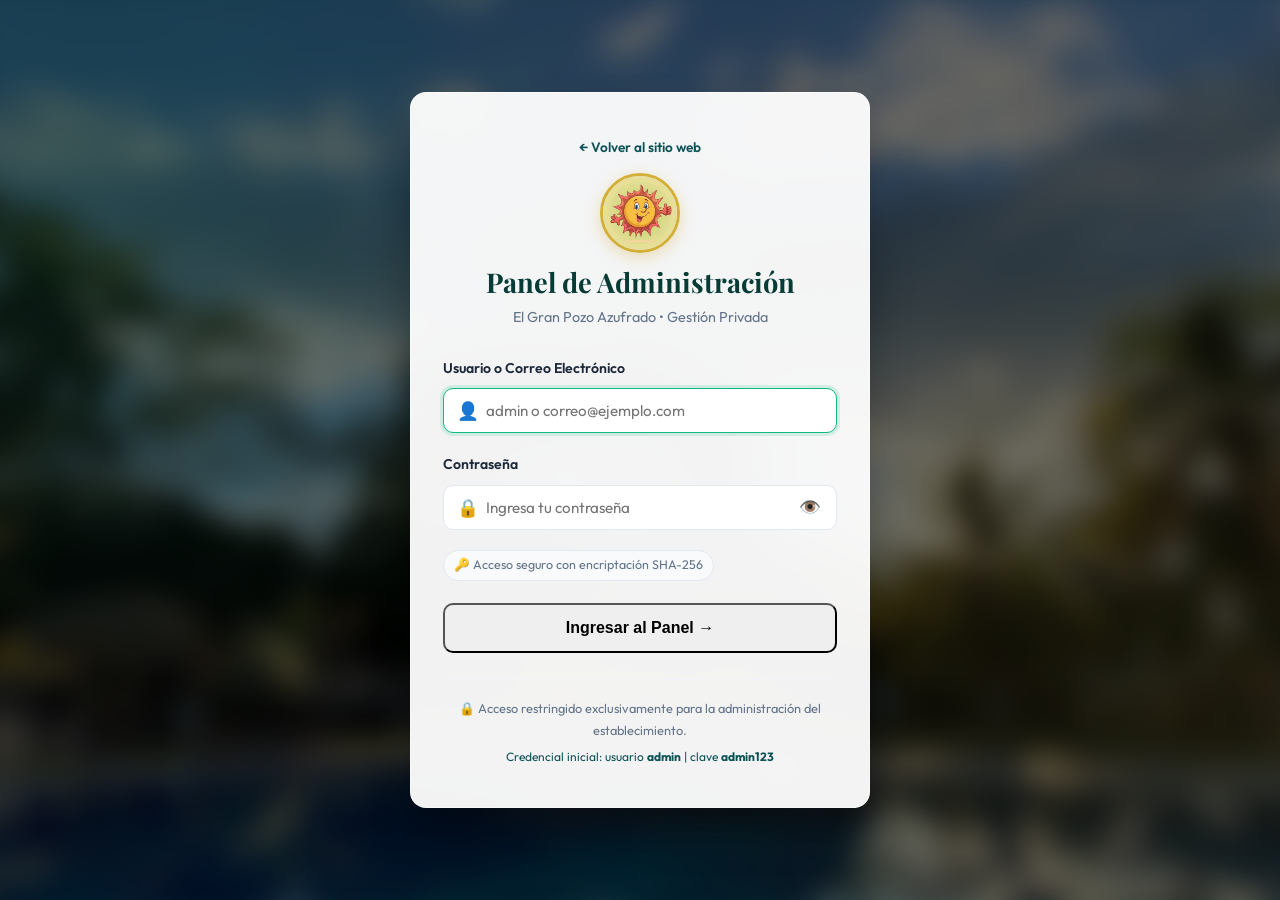
<file: html/admin.html>
<!DOCTYPE html>
<html lang="es">
<head>
    <meta charset="UTF-8">
    <meta name="viewport" content="width=device-width, initial-scale=1.0">
    <title>Panel de Administración | El Gran Pozo Azufrado</title>
    <meta name="robots" content="noindex, nofollow">

    <!-- Fuentes Premium -->
    <link rel="preconnect" href="https://fonts.googleapis.com">
    <link rel="preconnect" href="https://fonts.gstatic.com" crossorigin>
    <link href="https://fonts.googleapis.com/css2?family=Outfit:wght@300;400;500;600;700;800&family=Playfair+Display:ital,wght@0,600;0,800;1,400&display=swap" rel="stylesheet">

    <!-- Estilos -->
    <link rel="stylesheet" href="../css/admin.css">

    <!-- PROTECCIÓN DE RUTA INMEDIATA (Evita FOUC / Parpadeo sin sesión) -->
    <style id="auth-shield">
        body.admin-app { display: none !important; }
    </style>
    <script src="../js/auth.js"></script>
    <script>
        if (!PozoAuth.isAuthenticated()) {
            sessionStorage.setItem('pozo_redirect_after_login', window.location.href);
            window.location.replace('login.html');
        } else {
            document.addEventListener('DOMContentLoaded', () => {
                const shield = document.getElementById('auth-shield');
                if (shield) shield.remove();
                document.body.style.display = 'flex';
            });
        }
    </script>
</head>
<body class="admin-app">

    <!-- SIDEBAR -->
    <aside class="admin-sidebar" id="admin-sidebar">
        <div class="sidebar-brand">
            <img src="../LOGO/LOGO AKUATTA.jpeg" alt="Logo" class="sidebar-logo">
            <div class="sidebar-brand-text">
                <h3>El Gran Pozo</h3>
                <span>Panel del Dueño</span>
            </div>
        </div>

        <ul class="sidebar-menu">
            <li>
                <a class="nav-item active" data-section="section-resumen">
                    <span class="nav-icon">📊</span>
                    <span>Resumen</span>
                </a>
            </li>
            <li>
                <a class="nav-item" data-section="section-comidas">
                    <span class="nav-icon">🍔</span>
                    <span>Comidas</span>
                </a>
            </li>
            <li>
                <a class="nav-item" data-section="section-bebidas">
                    <span class="nav-icon">🥤</span>
                    <span>Bebidas</span>
                </a>
            </li>
            <li>
                <a class="nav-item" data-section="section-estancia">
                    <span class="nav-icon">🏨</span>
                    <span>Estancia & Precios</span>
                </a>
            </li>
            <li>
                <a class="nav-item" data-section="section-galeria">
                    <span class="nav-icon">📸</span>
                    <span>Galería de Fotos</span>
                </a>
            </li>
            <li>
                <a class="nav-item" data-section="section-info">
                    <span class="nav-icon">📍</span>
                    <span>Información Turística</span>
                </a>
            </li>
            <li>
                <a class="nav-item" data-section="section-config">
                    <span class="nav-icon">⚙️</span>
                    <span>Seguridad & Respaldo</span>
                </a>
            </li>
        </ul>

        <div class="sidebar-footer">
            <a href="index.html" target="_blank" class="btn-sidebar-link">
                <span>🌐 Ver Sitio Público</span>
            </a>
            <button id="btn-logout" class="btn-sidebar-link btn-sidebar-logout" style="width: 100%; border: none; background: transparent; cursor: pointer; text-align: left;">
                <span>🚪 Cerrar Sesión</span>
            </button>
        </div>
    </aside>

    <!-- MAIN WRAPPER -->
    <div class="admin-main">
        <!-- TOPBAR -->
        <header class="admin-topbar">
            <div class="topbar-left">
                <button id="sidebar-toggle-btn" class="menu-toggle-btn" aria-label="Abrir menú lateral">
                    ☰
                </button>
                <h2 class="page-title" id="admin-page-title">Panel de Control General</h2>
            </div>

            <div class="topbar-right">
                <a href="index.html" target="_blank" class="btn-visit-site">
                    <span>Ver Sitio en Vivo</span> ↗
                </a>
                <div class="admin-user-badge">
                    <span>👤</span>
                    <strong id="user-display-name">Administrador</strong>
                </div>
            </div>
        </header>

        <!-- BODY CONTENT -->
        <main class="admin-body">

            <!-- 1. RESUMEN / DASHBOARD -->
            <section id="section-resumen" class="admin-section active-section">
                <div class="metrics-grid">
                    <div class="metric-card">
                        <div class="metric-info">
                            <span>Platos de Comida</span>
                            <h3 id="stat-comidas">0</h3>
                        </div>
                        <div class="metric-icon">🍔</div>
                    </div>

                    <div class="metric-card">
                        <div class="metric-info">
                            <span>Bebidas en Carta</span>
                            <h3 id="stat-bebidas">0</h3>
                        </div>
                        <div class="metric-icon blue">🥤</div>
                    </div>

                    <div class="metric-card">
                        <div class="metric-info">
                            <span>Fotos en Galería</span>
                            <h3 id="stat-galeria">0</h3>
                        </div>
                        <div class="metric-icon gold">📸</div>
                    </div>

                    <div class="metric-card">
                        <div class="metric-info">
                            <span>Tarifa Estadía</span>
                            <h3 id="stat-estancia">$35.000</h3>
                        </div>
                        <div class="metric-icon purple">🛏️</div>
                    </div>
                </div>

                <div class="section-box">
                    <div class="section-box-header">
                        <div>
                            <h3>Bienvenido al Panel de Control de Los Pozos Azufrados</h3>
                            <p>Cualquier cambio que realices en precios, platos, bebidas o fotos se actualizará automáticamente en la página pública para todos tus visitantes.</p>
                        </div>
                    </div>

                    <div style="display: grid; grid-template-columns: repeat(auto-fit, minmax(280px, 1fr)); gap: 20px; margin-top: 10px;">
                        <div style="padding: 20px; background: #f8fafc; border-radius: 12px; border: 1px solid #e2e8f0;">
                            <h4 style="color: var(--admin-primary); margin-bottom: 8px;">⚡ Acciones Rápidas</h4>
                            <p style="font-size: 0.85rem; color: #64748b; margin-bottom: 14px;">Administra los elementos más consultados por los turistas.</p>
                            <div style="display: flex; flex-direction: column; gap: 8px;">
                                <button class="btn-action" onclick="AdminApp.switchTab('section-comidas'); AdminApp.openComidaModal();">➕ Agregar Nueva Comida</button>
                                <button class="btn-action" onclick="AdminApp.switchTab('section-bebidas'); AdminApp.openBebidaModal();">➕ Agregar Nueva Bebida</button>
                                <button class="btn-action" onclick="AdminApp.switchTab('section-estancia');">✏️ Modificar Precios de Estancia</button>
                                <button class="btn-action" onclick="AdminApp.switchTab('section-galeria'); AdminApp.openGaleriaModal();">📸 Subir Foto a Galería</button>
                            </div>
                        </div>

                        <div style="padding: 20px; background: #f0fdf4; border-radius: 12px; border: 1px solid #bbf7d0;">
                            <h4 style="color: #166534; margin-bottom: 8px;">✅ Sistema Seguro y Persistente</h4>
                            <p style="font-size: 0.85rem; color: #15803d; line-height: 1.5;">
                                Tus datos se guardan permanentemente. Si reinicias la computadora, cierras la página o usas un teléfono móvil, toda tu información permanecerá intacta.
                            </p>
                            <div style="margin-top: 14px;">
                                <button class="btn-action" onclick="AdminApp.exportData();">💾 Descargar Copia de Seguridad (Backup)</button>
                            </div>
                        </div>
                    </div>
                </div>
            </section>

            <!-- 2. ADMINISTRAR COMIDAS -->
            <section id="section-comidas" class="admin-section">
                <div class="section-box">
                    <div class="section-box-header">
                        <div>
                            <h3>Gestión de Comidas y Platos Típicos</h3>
                            <p>Edita nombres, precios, ingredientes y fotografías de los platos que se ofrecen en el restaurante.</p>
                        </div>
                        <button class="btn-admin-primary" onclick="AdminApp.openComidaModal()">
                            <span>➕ Agregar Comida</span>
                        </button>
                    </div>

                    <div class="table-responsive">
                        <table class="admin-table">
                            <thead>
                                <tr>
                                    <th>Plato / Fotografía</th>
                                    <th>Precio</th>
                                    <th>Estado</th>
                                    <th>Acciones</th>
                                </tr>
                            </thead>
                            <tbody id="comidas-table-body">
                                <!-- Filas generadas dinámicamente -->
                            </tbody>
                        </table>
                    </div>
                </div>
            </section>

            <!-- 3. ADMINISTRAR BEBIDAS -->
            <section id="section-bebidas" class="admin-section">
                <div class="section-box">
                    <div class="section-box-header">
                        <div>
                            <h3>Gestión de Bebidas y Licores</h3>
                            <p>Administra gaseosas, aguas, sueros rehidratantes, jugos naturales y cervezas frías.</p>
                        </div>
                        <button class="btn-admin-primary" onclick="AdminApp.openBebidaModal()">
                            <span>➕ Agregar Bebida</span>
                        </button>
                    </div>

                    <div class="table-responsive">
                        <table class="admin-table">
                            <thead>
                                <tr>
                                    <th>Bebida / Presentación</th>
                                    <th>Categoría</th>
                                    <th>Precio</th>
                                    <th>Estado</th>
                                    <th>Acciones</th>
                                </tr>
                            </thead>
                            <tbody id="bebidas-table-body">
                                <!-- Filas generadas dinámicamente -->
                            </tbody>
                        </table>
                    </div>
                </div>
            </section>

            <!-- 4. ADMINISTRAR ESTANCIA -->
            <section id="section-estancia" class="admin-section">
                <div class="section-box">
                    <div class="section-box-header">
                        <div>
                            <h3>Tarifas de Estancia y Hospedaje</h3>
                            <p>Modifica el costo por persona, descripción de los servicios incluidos y fotografía de portada.</p>
                        </div>
                        <button class="btn-admin-primary" onclick="AdminApp.openEstanciaModal()">
                            <span>➕ Agregar Opción de Estadía</span>
                        </button>
                    </div>

                    <div id="estancia-cards-container" style="display: grid; grid-template-columns: repeat(auto-fit, minmax(320px, 1fr)); gap: 24px;">
                        <!-- Tarjetas de estancia generadas dinámicamente -->
                    </div>
                </div>
            </section>

            <!-- 5. ADMINISTRAR GALERÍA -->
            <section id="section-galeria" class="admin-section">
                <div class="section-box">
                    <div class="section-box-header">
                        <div>
                            <h3>Galería Fotográfica del Establecimiento</h3>
                            <p>Sube nuevas fotos tomadas en el lugar o gestiona las fotos de pozos, lodoterapia y naturaleza.</p>
                        </div>
                        <button class="btn-admin-primary" onclick="AdminApp.openGaleriaModal()">
                            <span>📸 Subir Nueva Fotografía</span>
                        </button>
                    </div>

                    <div id="galeria-admin-grid" style="display: grid; grid-template-columns: repeat(auto-fill, minmax(200px, 1fr)); gap: 16px;">
                        <!-- Fotos generadas dinámicamente -->
                    </div>
                </div>
            </section>

            <!-- 6. INFORMACIÓN TURÍSTICA -->
            <section id="section-info" class="admin-section">
                <div class="section-box">
                    <div class="section-box-header">
                        <div>
                            <h3>Datos de Contacto y Ubicación</h3>
                            <p>Modifica los teléfonos, horarios, dirección y enlaces a redes sociales que ven los turistas.</p>
                        </div>
                    </div>

                    <form id="info-turistica-form" style="max-width: 700px;">
                        <div class="form-group">
                            <label class="form-label">Nombre del Destino</label>
                            <input type="text" id="info-nombre" class="form-control" required>
                        </div>

                        <div class="form-group">
                            <label class="form-label">Lema o Frase Turística</label>
                            <input type="text" id="info-lema" class="form-control" required>
                        </div>

                        <div class="form-group">
                            <label class="form-label">Horario de Atención</label>
                            <input type="text" id="info-horario" class="form-control" required>
                        </div>

                        <div class="form-group">
                            <label class="form-label">Teléfono de Contacto</label>
                            <input type="text" id="info-telefono" class="form-control" required>
                        </div>

                        <div class="form-group">
                            <label class="form-label">Número de WhatsApp (con código de país sin +)</label>
                            <input type="text" id="info-whatsapp" class="form-control" placeholder="Ej: 573142856899" required>
                        </div>

                        <div class="form-group">
                            <label class="form-label">Dirección / Cómo Llegar</label>
                            <textarea id="info-direccion" class="form-control" rows="2" required></textarea>
                        </div>

                        <div class="form-group">
                            <label class="form-label">Enlace a Instagram</label>
                            <input type="url" id="info-instagram" class="form-control">
                        </div>

                        <div class="form-group">
                            <label class="form-label">Enlace a Facebook</label>
                            <input type="url" id="info-facebook" class="form-control">
                        </div>

                        <button type="submit" class="btn-admin-primary">
                            <span>💾 Guardar Cambios de Información</span>
                        </button>
                    </form>
                </div>
            </section>

            <!-- 7. SEGURIDAD Y RESPALDO -->
            <section id="section-config" class="admin-section">
                <div class="section-box" style="max-width: 600px;">
                    <div class="section-box-header">
                        <div>
                            <h3>Cambiar Contraseña de Acceso</h3>
                            <p>Actualiza la clave para ingresar al panel de administración.</p>
                        </div>
                    </div>

                    <form id="change-password-form">
                        <div class="form-group">
                            <label class="form-label">Contraseña Actual</label>
                            <input type="password" id="old-password" class="form-control" required>
                        </div>
                        <div class="form-group">
                            <label class="form-label">Nueva Contraseña</label>
                            <input type="password" id="new-password" class="form-control" placeholder="Mínimo 5 caracteres" required>
                        </div>
                        <button type="submit" class="btn-admin-primary">
                            <span>🔒 Actualizar Contraseña</span>
                        </button>
                    </form>
                </div>

                <div class="section-box" style="max-width: 600px;">
                    <div class="section-box-header">
                        <div>
                            <h3>Copia de Seguridad y Restauración</h3>
                            <p>Guarda una copia de toda tu carta, precios y fotos en tu computador o transfiérela a otro dispositivo.</p>
                        </div>
                    </div>

                    <div style="display: flex; gap: 12px; flex-wrap: wrap;">
                        <button class="btn-admin-primary" onclick="AdminApp.exportData()">
                            <span>💾 Descargar Copia de Seguridad</span>
                        </button>
                        <label class="btn-action" style="cursor: pointer; padding: 10px 16px; margin: 0;">
                            <span>📥 Restaurar Copia (.json)</span>
                            <input type="file" id="import-file-input" accept=".json" style="display: none;" onchange="AdminApp.importData(event)">
                        </label>
                        <button class="btn-action btn-delete" onclick="AdminApp.resetFactory()">
                            <span>⚠️ Restaurar a valores iniciales</span>
                        </button>
                    </div>
                </div>
            </section>

        </main>
    </div>

    <!-- MODAL: AGREGAR / EDITAR COMIDA -->
    <div id="modal-comida" class="admin-modal">
        <div class="modal-dialog">
            <div class="modal-header">
                <h3 id="modal-comida-title">Agregar Plato de Comida</h3>
                <button class="btn-close-modal" onclick="AdminApp.closeModal('modal-comida')">&times;</button>
            </div>
            <form id="form-comida">
                <div class="modal-body">
                    <input type="hidden" id="comida-id">
                    
                    <div class="form-group">
                        <label class="form-label">Nombre del Plato</label>
                        <input type="text" id="comida-nombre" class="form-control" placeholder="Ej: Gallina Campesina" required>
                    </div>

                    <div class="form-group">
                        <label class="form-label">Precio ($ COP)</label>
                        <input type="number" id="comida-precio" class="form-control" placeholder="Ej: 45000" min="0" required>
                    </div>

                    <div class="form-group">
                        <label class="form-label">Descripción / Acompañamientos</label>
                        <textarea id="comida-desc" class="form-control" rows="3" placeholder="Ingredientes, modo de preparación, guarniciones..." required></textarea>
                    </div>

                    <div class="form-group">
                        <label class="form-label">Fotografía del Plato</label>
                        <input type="file" id="comida-file" class="form-control" accept="image/*">
                        <input type="hidden" id="comida-img-url">
                        <div class="image-preview-wrap" id="comida-preview">
                            <span>Vista previa de la fotografía</span>
                        </div>
                    </div>

                    <div class="form-group">
                        <label style="display: flex; align-items: center; gap: 8px; cursor: pointer;">
                            <input type="checkbox" id="comida-activo" checked style="width: 18px; height: 18px;">
                            <span style="font-weight: 600; font-size: 0.9rem;">Producto Activo (Visible en el sitio web)</span>
                        </label>
                    </div>
                </div>
                <div class="modal-footer">
                    <button type="button" class="btn-cancel" onclick="AdminApp.closeModal('modal-comida')">Cancelar</button>
                    <button type="submit" class="btn-admin-primary">Guardar Comida</button>
                </div>
            </form>
        </div>
    </div>

    <!-- MODAL: AGREGAR / EDITAR BEBIDA -->
    <div id="modal-bebida" class="admin-modal">
        <div class="modal-dialog">
            <div class="modal-header">
                <h3 id="modal-bebida-title">Agregar Bebida</h3>
                <button class="btn-close-modal" onclick="AdminApp.closeModal('modal-bebida')">&times;</button>
            </div>
            <form id="form-bebida">
                <div class="modal-body">
                    <input type="hidden" id="bebida-id">
                    
                    <div class="form-group">
                        <label class="form-label">Nombre de la Bebida</label>
                        <input type="text" id="bebida-nombre" class="form-control" placeholder="Ej: Jugo de Maracuyá" required>
                    </div>

                    <div class="form-group">
                        <label class="form-label">Categoría</label>
                        <select id="bebida-categoria" class="form-control" required>
                            <option value="gaseosas">🥤 Gaseosas</option>
                            <option value="aguas">💧 Aguas & Hidratación</option>
                            <option value="jugos">🥭 Jugos Naturales</option>
                            <option value="cervezas">🍺 Cervezas Frías</option>
                        </select>
                    </div>

                    <div class="form-group">
                        <label class="form-label">Precio ($ COP)</label>
                        <input type="number" id="bebida-precio" class="form-control" placeholder="Ej: 7000" min="0" required>
                    </div>

                    <div class="form-group">
                        <label class="form-label">Descripción</label>
                        <input type="text" id="bebida-desc" class="form-control" placeholder="Ej: En agua o leche, bien fría">
                    </div>

                    <div class="form-group">
                        <label class="form-label">Fotografía de la Bebida</label>
                        <input type="file" id="bebida-file" class="form-control" accept="image/*">
                        <input type="hidden" id="bebida-img-url">
                        <div class="image-preview-wrap" id="bebida-preview">
                            <span>Vista previa de la fotografía</span>
                        </div>
                    </div>

                    <div class="form-group">
                        <label style="display: flex; align-items: center; gap: 8px; cursor: pointer;">
                            <input type="checkbox" id="bebida-activo" checked style="width: 18px; height: 18px;">
                            <span style="font-weight: 600; font-size: 0.9rem;">Bebida Activa (Visible en el sitio web)</span>
                        </label>
                    </div>
                </div>
                <div class="modal-footer">
                    <button type="button" class="btn-cancel" onclick="AdminApp.closeModal('modal-bebida')">Cancelar</button>
                    <button type="submit" class="btn-admin-primary">Guardar Bebida</button>
                </div>
            </form>
        </div>
    </div>

    <!-- MODAL: EDITAR ESTANCIA -->
    <div id="modal-estancia" class="admin-modal">
        <div class="modal-dialog">
            <div class="modal-header">
                <h3 id="modal-estancia-title">Plan de Estadía</h3>
                <button class="btn-close-modal" onclick="AdminApp.closeModal('modal-estancia')">&times;</button>
            </div>
            <form id="form-estancia">
                <div class="modal-body">
                    <input type="hidden" id="estancia-id">

                    <div class="form-group">
                        <label class="form-label">Título del Plan de Estadía</label>
                        <input type="text" id="estancia-titulo" class="form-control" required>
                    </div>

                    <div class="form-group">
                        <label class="form-label">Precio por Persona ($ COP)</label>
                        <input type="number" id="estancia-precio" class="form-control" min="0" required>
                    </div>

                    <div class="form-group">
                        <label class="form-label">Descripción General</label>
                        <textarea id="estancia-desc" class="form-control" rows="3" required></textarea>
                    </div>

                    <div class="form-group">
                        <label class="form-label">Servicios Incluidos (uno por línea)</label>
                        <textarea id="estancia-incluye" class="form-control" rows="4" placeholder="Acceso a albercas termales&#10;Lodoterapia ancestral..."></textarea>
                    </div>

                    <div class="form-group">
                        <label class="form-label">Fotografía de la Estancia</label>
                        <input type="file" id="estancia-file" class="form-control" accept="image/*">
                        <input type="hidden" id="estancia-img-url">
                        <div class="image-preview-wrap" id="estancia-preview">
                            <span>Vista previa</span>
                        </div>
                    </div>

                    <div class="form-group">
                        <label style="display: flex; align-items: center; gap: 8px; cursor: pointer;">
                            <input type="checkbox" id="estancia-activo" checked style="width: 18px; height: 18px;">
                            <span style="font-weight: 600; font-size: 0.9rem;">Plan Activo (Visible en el sitio web)</span>
                        </label>
                    </div>
                </div>
                <div class="modal-footer">
                    <button type="button" class="btn-cancel" onclick="AdminApp.closeModal('modal-estancia')">Cancelar</button>
                    <button type="submit" class="btn-admin-primary">Guardar Estancia</button>
                </div>
            </form>
        </div>
    </div>

    <!-- MODAL: SUBIR FOTO A GALERÍA -->
    <div id="modal-galeria" class="admin-modal">
        <div class="modal-dialog">
            <div class="modal-header">
                <h3>Subir Fotografía a Galería</h3>
                <button class="btn-close-modal" onclick="AdminApp.closeModal('modal-galeria')">&times;</button>
            </div>
            <form id="form-galeria">
                <div class="modal-body">
                    <div class="form-group">
                        <label class="form-label">Título de la Fotografía</label>
                        <input type="text" id="galeria-titulo" class="form-control" placeholder="Ej: Atardecer en las albercas azufradas" required>
                    </div>

                    <div class="form-group">
                        <label class="form-label">Categoría</label>
                        <select id="galeria-categoria" class="form-control" required>
                            <option value="instalaciones">Albercas e Instalaciones</option>
                            <option value="pozo">Pozo Azufrado & Naturaleza</option>
                            <option value="experiencia">Lodoterapia & Experiencia</option>
                        </select>
                    </div>

                    <div class="form-group">
                        <label class="form-label">Descripción Breve</label>
                        <input type="text" id="galeria-desc" class="form-control" placeholder="Detalle de la foto para el visitante">
                    </div>

                    <div class="form-group">
                        <label class="form-label">Seleccionar Imagen</label>
                        <input type="file" id="galeria-file" class="form-control" accept="image/*" required>
                        <input type="hidden" id="galeria-img-url">
                        <div class="image-preview-wrap" id="galeria-preview">
                            <span>Selecciona una foto</span>
                        </div>
                    </div>
                </div>
                <div class="modal-footer">
                    <button type="button" class="btn-cancel" onclick="AdminApp.closeModal('modal-galeria')">Cancelar</button>
                    <button type="submit" class="btn-admin-primary">Guardar en Galería</button>
                </div>
            </form>
        </div>
    </div>

    <!-- SCRIPTS -->
    <script src="../js/db.js"></script>
    <script src="../js/auth.js"></script>
    <script src="../js/admin.js"></script>
</body>
</html>
</file>
<file: css/admin.css>
/* ========================================================
   EL GRAN POZO AZUFRADO - PANEL DE CONTROL (admin.css)
   Diseño profesional, moderno, seguro y 100% responsive
======================================================== */

:root {
    --admin-primary: #063b36;
    --admin-primary-dark: #042421;
    --admin-secondary: #0d5256;
    --admin-accent: #10b981;
    --admin-accent-hover: #059669;
    --admin-gold: #d4af37;
    --admin-gold-hover: #b89628;
    --admin-danger: #ef4444;
    --admin-danger-hover: #dc2626;
    --admin-warning: #f59e0b;
    --admin-dark: #0f172a;
    --admin-card-bg: #ffffff;
    --admin-bg: #f1f5f9;
    --admin-border: #e2e8f0;
    --admin-text-main: #1e293b;
    --admin-text-muted: #64748b;
    --admin-shadow: 0 10px 25px -5px rgba(0, 0, 0, 0.05), 0 8px 10px -6px rgba(0, 0, 0, 0.03);
    --admin-radius: 16px;
    --admin-radius-sm: 10px;
}

/* ========================================================
   LOGIN ESTILOS
======================================================== */
.login-body {
    background: #063b36;
    min-height: 100vh;
    display: flex;
    align-items: center;
    justify-content: center;
    padding: 20px;
    position: relative;
    overflow-x: hidden;
    font-family: 'Outfit', sans-serif;
}

.login-bg-overlay {
    position: fixed;
    top: 0;
    left: 0;
    width: 100%;
    height: 100%;
    background-image: radial-gradient(circle at 10% 20%, rgba(16, 185, 129, 0.25) 0%, transparent 40%),
                      radial-gradient(circle at 90% 80%, rgba(212, 175, 55, 0.2) 0%, transparent 40%),
                      url('../FOTOS/EWR.jpeg');
    background-size: cover;
    background-position: center;
    filter: blur(14px) brightness(0.45);
    transform: scale(1.05);
    z-index: 0;
}

.login-container {
    position: relative;
    z-index: 2;
    width: 100%;
    max-width: 460px;
}

.login-card {
    background: rgba(255, 255, 255, 0.95);
    backdrop-filter: blur(20px);
    border-radius: var(--admin-radius);
    padding: 40px 32px;
    box-shadow: 0 25px 50px -12px rgba(0, 0, 0, 0.45);
    border: 1px solid rgba(255, 255, 255, 0.5);
}

.login-header {
    text-align: center;
    margin-bottom: 28px;
    position: relative;
}

.login-back-btn {
    display: inline-block;
    color: var(--admin-secondary);
    font-size: 0.85rem;
    font-weight: 600;
    margin-bottom: 14px;
    transition: all 0.3s ease;
    text-decoration: none;
}

.login-back-btn:hover {
    color: var(--admin-accent);
    transform: translateX(-3px);
}

.login-logo-wrap {
    width: 80px;
    height: 80px;
    margin: 0 auto 12px;
    border-radius: 50%;
    overflow: hidden;
    border: 3px solid var(--admin-gold);
    box-shadow: 0 4px 15px rgba(212, 175, 55, 0.35);
}

.login-logo-img {
    width: 100%;
    height: 100%;
    object-fit: cover;
}

.login-header h2 {
    font-family: 'Playfair Display', serif;
    color: var(--admin-primary);
    font-size: 1.7rem;
    font-weight: 700;
    margin-bottom: 6px;
}

.login-subtitle {
    color: var(--admin-text-muted);
    font-size: 0.9rem;
}

.login-alert {
    padding: 12px 16px;
    border-radius: var(--admin-radius-sm);
    font-size: 0.88rem;
    margin-bottom: 20px;
    display: flex;
    align-items: center;
    gap: 8px;
    line-height: 1.4;
}

.alert-danger {
    background: #fef2f2;
    color: #991b1b;
    border: 1px solid #fecaca;
}

.alert-success {
    background: #f0fdf4;
    color: #166534;
    border: 1px solid #bbf7d0;
}

.form-group {
    margin-bottom: 20px;
    text-align: left;
}

.form-label {
    display: block;
    font-size: 0.88rem;
    font-weight: 600;
    color: var(--admin-text-main);
    margin-bottom: 8px;
}

.input-icon-wrap {
    position: relative;
    display: flex;
    align-items: center;
}

.input-icon {
    position: absolute;
    left: 14px;
    font-size: 1.1rem;
    color: var(--admin-text-muted);
    pointer-events: none;
}

.form-control {
    width: 100%;
    padding: 12px 14px 12px 42px;
    border: 1.5px solid var(--admin-border);
    border-radius: var(--admin-radius-sm);
    font-family: inherit;
    font-size: 0.95rem;
    color: var(--admin-text-main);
    background: #ffffff;
    transition: all 0.3s ease;
}

.form-control:focus {
    outline: none;
    border-color: var(--admin-accent);
    box-shadow: 0 0 0 3px rgba(16, 185, 129, 0.15);
}

.btn-toggle-pwd {
    position: absolute;
    right: 12px;
    background: transparent;
    border: none;
    cursor: pointer;
    font-size: 1.1rem;
    padding: 4px;
}

.login-hints {
    margin-bottom: 22px;
}

.hint-tag {
    font-size: 0.78rem;
    color: var(--admin-text-muted);
    background: #f8fafc;
    padding: 4px 10px;
    border-radius: 20px;
    border: 1px solid #e2e8f0;
    display: inline-block;
}

.btn-block {
    width: 100%;
    padding: 14px;
    font-size: 1rem;
    font-weight: 700;
    border-radius: var(--admin-radius-sm);
    cursor: pointer;
}

.login-footer {
    margin-top: 26px;
    padding-top: 18px;
    border-top: 1px solid #f1f5f9;
    text-align: center;
    font-size: 0.8rem;
    color: var(--admin-text-muted);
}

.credentials-hint {
    margin-top: 6px;
    font-size: 0.75rem;
    color: var(--admin-secondary);
}

/* ========================================================
   DASHBOARD ADMIN APP LAYOUT
======================================================== */
.admin-app {
    display: flex;
    min-height: 100vh;
    background: var(--admin-bg);
    color: var(--admin-text-main);
    font-family: 'Outfit', sans-serif;
}

/* SIDEBAR */
.admin-sidebar {
    width: 270px;
    background: var(--admin-primary-dark);
    color: #ffffff;
    display: flex;
    flex-direction: column;
    position: fixed;
    top: 0;
    left: 0;
    bottom: 0;
    z-index: 100;
    transition: all 0.3s ease;
    box-shadow: 4px 0 20px rgba(0, 0, 0, 0.1);
}

.sidebar-brand {
    padding: 24px 20px;
    display: flex;
    align-items: center;
    gap: 12px;
    border-bottom: 1px solid rgba(255, 255, 255, 0.08);
}

.sidebar-logo {
    width: 44px;
    height: 44px;
    border-radius: 12px;
    object-fit: cover;
    border: 2px solid var(--admin-gold);
}

.sidebar-brand-text h3 {
    font-family: 'Playfair Display', serif;
    font-size: 1.15rem;
    color: #ffffff;
    line-height: 1.1;
}

.sidebar-brand-text span {
    font-size: 0.75rem;
    color: var(--admin-gold);
    text-transform: uppercase;
    letter-spacing: 0.8px;
}

.sidebar-menu {
    flex: 1;
    padding: 20px 12px;
    list-style: none;
    overflow-y: auto;
}

.sidebar-menu li {
    margin-bottom: 4px;
}

.nav-item {
    display: flex;
    align-items: center;
    gap: 12px;
    padding: 12px 16px;
    border-radius: var(--admin-radius-sm);
    color: rgba(255, 255, 255, 0.78);
    text-decoration: none;
    font-size: 0.92rem;
    font-weight: 500;
    transition: all 0.25s ease;
    cursor: pointer;
    border: 1px solid transparent;
}

.nav-item:hover {
    background: rgba(255, 255, 255, 0.08);
    color: #ffffff;
    transform: translateX(3px);
}

.nav-item.active {
    background: linear-gradient(135deg, var(--admin-secondary) 0%, var(--admin-accent) 100%);
    color: #ffffff;
    font-weight: 600;
    box-shadow: 0 4px 15px rgba(16, 185, 129, 0.3);
}

.nav-icon {
    font-size: 1.2rem;
}

.sidebar-footer {
    padding: 16px 20px;
    border-top: 1px solid rgba(255, 255, 255, 0.08);
    background: rgba(0, 0, 0, 0.2);
}

.btn-sidebar-link {
    display: flex;
    align-items: center;
    gap: 10px;
    color: rgba(255, 255, 255, 0.8);
    text-decoration: none;
    font-size: 0.85rem;
    padding: 8px 12px;
    border-radius: var(--admin-radius-sm);
    transition: all 0.2s;
    margin-bottom: 6px;
}

.btn-sidebar-link:hover {
    background: rgba(255, 255, 255, 0.1);
    color: #ffffff;
}

.btn-sidebar-logout {
    color: #fca5a5;
}

.btn-sidebar-logout:hover {
    background: rgba(239, 68, 68, 0.2);
    color: #ffffff;
}

/* MAIN CONTENT */
.admin-main {
    flex: 1;
    margin-left: 270px;
    display: flex;
    flex-direction: column;
    min-height: 100vh;
}

/* TOPBAR */
.admin-topbar {
    background: #ffffff;
    height: 70px;
    padding: 0 30px;
    display: flex;
    align-items: center;
    justify-content: space-between;
    border-bottom: 1px solid var(--admin-border);
    position: sticky;
    top: 0;
    z-index: 90;
    box-shadow: 0 1px 3px rgba(0, 0, 0, 0.02);
}

.topbar-left {
    display: flex;
    align-items: center;
    gap: 16px;
}

.menu-toggle-btn {
    display: none;
    background: #f1f5f9;
    border: 1px solid var(--admin-border);
    padding: 8px 12px;
    border-radius: var(--admin-radius-sm);
    font-size: 1.2rem;
    cursor: pointer;
}

.page-title {
    font-family: 'Playfair Display', serif;
    font-size: 1.35rem;
    color: var(--admin-primary);
    font-weight: 700;
}

.topbar-right {
    display: flex;
    align-items: center;
    gap: 16px;
}

.btn-visit-site {
    background: #f8fafc;
    border: 1px solid var(--admin-border);
    padding: 8px 16px;
    border-radius: 20px;
    font-size: 0.85rem;
    font-weight: 600;
    color: var(--admin-primary);
    text-decoration: none;
    transition: all 0.2s;
    display: flex;
    align-items: center;
    gap: 6px;
}

.btn-visit-site:hover {
    background: var(--admin-accent);
    color: #ffffff;
    border-color: var(--admin-accent);
}

.admin-user-badge {
    display: flex;
    align-items: center;
    gap: 10px;
    background: #f1f5f9;
    padding: 6px 14px;
    border-radius: 20px;
    font-size: 0.85rem;
    font-weight: 600;
}

/* CONTENT BODY */
.admin-body {
    flex: 1;
    padding: 30px;
    max-width: 1300px;
    width: 100%;
    margin: 0 auto;
}

/* CARDS & METRICS */
.metrics-grid {
    display: grid;
    grid-template-columns: repeat(auto-fit, minmax(220px, 1fr));
    gap: 20px;
    margin-bottom: 30px;
}

.metric-card {
    background: #ffffff;
    padding: 22px 20px;
    border-radius: var(--admin-radius);
    box-shadow: var(--admin-shadow);
    border: 1px solid var(--admin-border);
    display: flex;
    align-items: center;
    justify-content: space-between;
    transition: transform 0.2s;
}

.metric-card:hover {
    transform: translateY(-3px);
}

.metric-info span {
    font-size: 0.82rem;
    color: var(--admin-text-muted);
    text-transform: uppercase;
    letter-spacing: 0.6px;
    font-weight: 600;
}

.metric-info h3 {
    font-size: 1.8rem;
    color: var(--admin-primary);
    font-weight: 700;
    margin-top: 4px;
}

.metric-icon {
    width: 50px;
    height: 50px;
    border-radius: 14px;
    display: flex;
    align-items: center;
    justify-content: center;
    font-size: 1.6rem;
    background: #ecfdf5;
    color: var(--admin-accent);
}

.metric-icon.gold { background: #fefce8; color: var(--admin-gold); }
.metric-icon.blue { background: #eff6ff; color: #3b82f6; }
.metric-icon.purple { background: #faf5ff; color: #a855f7; }

/* SECCIONES Y CONTENEDORES */
.admin-section {
    display: none;
    animation: fadeInAdmin 0.3s ease-in-out;
}

.admin-section.active-section {
    display: block;
}

@keyframes fadeInAdmin {
    from { opacity: 0; transform: translateY(8px); }
    to { opacity: 1; transform: translateY(0); }
}

.section-box {
    background: #ffffff;
    border-radius: var(--admin-radius);
    padding: 26px 28px;
    box-shadow: var(--admin-shadow);
    border: 1px solid var(--admin-border);
    margin-bottom: 28px;
}

.section-box-header {
    display: flex;
    align-items: center;
    justify-content: space-between;
    flex-wrap: wrap;
    gap: 16px;
    margin-bottom: 24px;
    padding-bottom: 16px;
    border-bottom: 1px solid #f1f5f9;
}

.section-box-header h3 {
    font-size: 1.25rem;
    color: var(--admin-primary);
    font-weight: 700;
}

.section-box-header p {
    font-size: 0.88rem;
    color: var(--admin-text-muted);
    margin-top: 3px;
}

/* TABLAS MODERNAS */
.table-responsive {
    width: 100%;
    overflow-x: auto;
    -webkit-overflow-scrolling: touch;
}

.admin-table {
    width: 100%;
    border-collapse: separate;
    border-spacing: 0;
    font-size: 0.9rem;
}

.admin-table th {
    background: #f8fafc;
    color: var(--admin-text-muted);
    font-weight: 600;
    text-transform: uppercase;
    font-size: 0.76rem;
    letter-spacing: 0.6px;
    padding: 14px 16px;
    text-align: left;
    border-bottom: 1.5px solid var(--admin-border);
}

.admin-table td {
    padding: 16px;
    border-bottom: 1px solid #f1f5f9;
    vertical-align: middle;
}

.admin-table tbody tr:hover {
    background: #fcfdfd;
}

.table-thumb {
    width: 52px;
    height: 52px;
    border-radius: var(--admin-radius-sm);
    object-fit: cover;
    border: 1px solid var(--admin-border);
}

.product-cell {
    display: flex;
    align-items: center;
    gap: 14px;
}

.product-title {
    font-weight: 600;
    color: var(--admin-text-main);
    display: block;
}

.product-desc-snippet {
    font-size: 0.78rem;
    color: var(--admin-text-muted);
    max-width: 320px;
    white-space: nowrap;
    overflow: hidden;
    text-overflow: ellipsis;
}

.badge-status {
    display: inline-block;
    padding: 4px 10px;
    border-radius: 20px;
    font-size: 0.75rem;
    font-weight: 700;
    text-transform: uppercase;
}

.badge-active {
    background: #dcfce7;
    color: #15803d;
}

.badge-inactive {
    background: #fee2e2;
    color: #b91c1c;
}

.badge-tag {
    background: #f1f5f9;
    color: #475569;
    padding: 3px 8px;
    border-radius: 6px;
    font-size: 0.78rem;
    font-weight: 600;
}

/* BOTONES DE ACCIÓN EN TABLA */
.actions-cell {
    display: flex;
    align-items: center;
    gap: 8px;
}

.btn-action {
    background: #f8fafc;
    border: 1px solid var(--admin-border);
    padding: 6px 10px;
    border-radius: 8px;
    cursor: pointer;
    font-size: 0.85rem;
    font-weight: 600;
    transition: all 0.2s;
    display: inline-flex;
    align-items: center;
    gap: 4px;
}

.btn-action:hover {
    background: #ffffff;
    border-color: #cbd5e1;
    transform: translateY(-1px);
}

.btn-action.btn-edit {
    color: var(--admin-secondary);
}

.btn-action.btn-edit:hover {
    border-color: var(--admin-secondary);
    background: #ecfdf5;
}

.btn-action.btn-delete {
    color: var(--admin-danger);
}

.btn-action.btn-delete:hover {
    border-color: var(--admin-danger);
    background: #fef2f2;
}

/* BOTONES GLOBALES ADMIN */
.btn-admin-primary {
    background: linear-gradient(135deg, var(--admin-primary) 0%, var(--admin-secondary) 100%);
    color: #ffffff;
    padding: 10px 20px;
    border-radius: var(--admin-radius-sm);
    font-weight: 600;
    font-size: 0.9rem;
    border: none;
    cursor: pointer;
    display: inline-flex;
    align-items: center;
    gap: 8px;
    transition: all 0.2s;
    box-shadow: 0 4px 12px rgba(6, 59, 54, 0.2);
}

.btn-admin-primary:hover {
    background: linear-gradient(135deg, #05302c 0%, #094043 100%);
    transform: translateY(-1px);
    box-shadow: 0 6px 16px rgba(6, 59, 54, 0.3);
}

.btn-admin-gold {
    background: linear-gradient(135deg, var(--admin-gold) 0%, #aa8522 100%);
    color: var(--admin-primary-dark);
    padding: 10px 20px;
    border-radius: var(--admin-radius-sm);
    font-weight: 700;
    font-size: 0.9rem;
    border: none;
    cursor: pointer;
    display: inline-flex;
    align-items: center;
    gap: 8px;
    transition: all 0.2s;
}

/* MODAL FLOTANTE */
.admin-modal {
    position: fixed;
    top: 0;
    left: 0;
    width: 100%;
    height: 100%;
    background: rgba(15, 23, 42, 0.6);
    backdrop-filter: blur(4px);
    display: none;
    align-items: center;
    justify-content: center;
    z-index: 1000;
    padding: 20px;
}

.admin-modal.show-modal {
    display: flex;
}

.modal-dialog {
    background: #ffffff;
    width: 100%;
    max-width: 580px;
    border-radius: var(--admin-radius);
    box-shadow: 0 25px 50px -12px rgba(0, 0, 0, 0.25);
    overflow: hidden;
    max-height: 90vh;
    display: flex;
    flex-direction: column;
    animation: modalScale 0.25s ease-out;
}

@keyframes modalScale {
    from { opacity: 0; transform: scale(0.95); }
    to { opacity: 1; transform: scale(1); }
}

.modal-header {
    padding: 20px 24px;
    background: #f8fafc;
    border-bottom: 1px solid var(--admin-border);
    display: flex;
    align-items: center;
    justify-content: space-between;
}

.modal-header h3 {
    font-size: 1.15rem;
    color: var(--admin-primary);
    font-weight: 700;
}

.btn-close-modal {
    background: transparent;
    border: none;
    font-size: 1.5rem;
    cursor: pointer;
    color: var(--admin-text-muted);
    padding: 4px;
}

.modal-body {
    padding: 24px;
    overflow-y: auto;
    flex: 1;
}

.modal-footer {
    padding: 16px 24px;
    background: #f8fafc;
    border-top: 1px solid var(--admin-border);
    display: flex;
    align-items: center;
    justify-content: flex-end;
    gap: 12px;
}

.btn-cancel {
    background: #ffffff;
    border: 1px solid var(--admin-border);
    padding: 10px 18px;
    border-radius: var(--admin-radius-sm);
    font-weight: 600;
    color: var(--admin-text-main);
    cursor: pointer;
}

/* FOTO PREVIEW EN MODAL */
.image-preview-wrap {
    margin-top: 10px;
    width: 100%;
    height: 140px;
    border-radius: var(--admin-radius-sm);
    border: 2px dashed var(--admin-border);
    display: flex;
    align-items: center;
    justify-content: center;
    overflow: hidden;
    background: #f8fafc;
    position: relative;
}

.image-preview-wrap img {
    width: 100%;
    height: 100%;
    object-fit: cover;
}

.image-preview-wrap span {
    font-size: 0.85rem;
    color: var(--admin-text-muted);
}

/* RESPONSIVE DESIGN DEL ADMIN */
@media (max-width: 992px) {
    .admin-sidebar {
        transform: translateX(-100%);
    }

    .admin-sidebar.open-mobile {
        transform: translateX(0);
    }

    .admin-main {
        margin-left: 0;
    }

    .menu-toggle-btn {
        display: block;
    }

    .admin-topbar {
        padding: 0 16px;
    }

    .admin-body {
        padding: 20px 16px;
    }
}

@media (max-width: 600px) {
    .metrics-grid {
        grid-template-columns: 1fr;
    }

    .section-box {
        padding: 18px 14px;
    }

    .admin-user-badge span {
        display: none;
    }
}
</file>
<file: css/style.css>
/* ========================================================
   EL GRAN POZO AZUFRADO (AKUATTA) - DESIGN SYSTEM 2026
   Identidad Ecoturística de Lujo, Aguas Termales & Bienestar
======================================================== */

/* RESET Y VARIABLES */
*, *::before, *::after {
    margin: 0;
    padding: 0;
    box-sizing: border-box;
    scroll-behavior: smooth;
}

:root {
    /* Paleta Cromática Turística & Natural */
    --primary: #063b36;            /* Verde bosque profundo */
    --primary-dark: #03201d;       /* Sombra profunda */
    --primary-light: #0e5b53;      /* Verde esmeralda vivo */
    --accent: #10b981;             /* Verde agua / menta medicinal */
    --accent-hover: #059669;
    --accent-light: #ecfdf5;
    --gold: #d4af37;               /* Dorado azufre mineral */
    --gold-hover: #b89628;
    --gold-light: #fefce8;
    --earth: #855829;              /* Tono tierra cálido */
    --earth-light: #fdf8f4;
    
    /* Neutros */
    --text-dark: #0f172a;
    --text-body: #334155;
    --text-muted: #64748b;
    --bg-page: #f8faf9;
    --card-bg: #ffffff;
    --border-light: #e2e8f0;

    /* Tipografías */
    --font-heading: 'Playfair Display', Georgia, serif;
    --font-body: 'Outfit', -apple-system, BlinkMacSystemFont, 'Segoe UI', Roboto, sans-serif;

    /* Efectos & Elevaciones */
    --shadow-sm: 0 2px 10px rgba(6, 59, 54, 0.05);
    --shadow-md: 0 10px 30px rgba(6, 59, 54, 0.08);
    --shadow-lg: 0 20px 45px rgba(6, 59, 54, 0.12);
    --shadow-gold: 0 8px 25px rgba(212, 175, 55, 0.28);
    --radius-sm: 8px;
    --radius-md: 16px;
    --radius-lg: 24px;
    --radius-full: 9999px;
    --transition: all 0.35s cubic-bezier(0.165, 0.84, 0.44, 1);
}

/* BARRA DE PROGRESO DE LECTURA */
.scroll-progress-bar {
    position: fixed;
    top: 0;
    left: 0;
    height: 4px;
    width: 0%;
    background: linear-gradient(90deg, var(--gold) 0%, var(--accent) 50%, #25d366 100%);
    z-index: 1100;
    transition: width 0.08s ease-out;
    box-shadow: 0 0 10px rgba(16, 185, 129, 0.6);
}

/* BOTÓN VOLVER ARRIBA */
.btn-back-to-top {
    position: fixed;
    bottom: 25px;
    right: 88px;
    width: 48px;
    height: 48px;
    background: var(--primary);
    color: #ffffff;
    border: 2px solid var(--gold);
    border-radius: 50%;
    display: flex;
    align-items: center;
    justify-content: center;
    font-size: 1.1rem;
    cursor: pointer;
    box-shadow: 0 6px 20px rgba(0, 0, 0, 0.25);
    z-index: 990;
    opacity: 0;
    visibility: hidden;
    transform: translateY(20px);
    transition: var(--transition);
}

.btn-back-to-top.show {
    opacity: 1;
    visibility: visible;
    transform: translateY(0);
}

.btn-back-to-top:hover {
    background: var(--accent);
    color: #ffffff;
    transform: translateY(-4px);
    box-shadow: 0 10px 25px rgba(16, 185, 129, 0.45);
    border-color: #ffffff;
}

/* UTILIDAD SCROLL REVEAL SUAVE */
.reveal {
    opacity: 0;
    transform: translateY(30px);
    transition: opacity 0.85s cubic-bezier(0.165, 0.84, 0.44, 1), transform 0.85s cubic-bezier(0.165, 0.84, 0.44, 1);
    will-change: opacity, transform;
}

.reveal.reveal-visible {
    opacity: 1;
    transform: translateY(0);
}

body {
    font-family: var(--font-body);
    background-color: var(--bg-page);
    color: var(--text-body);
    line-height: 1.68;
    overflow-x: hidden;
    -webkit-font-smoothing: antialiased;
}

h1, h2, h3, h4 {
    font-family: var(--font-heading);
    color: var(--primary);
    line-height: 1.25;
}

a {
    text-decoration: none;
    color: inherit;
    transition: var(--transition);
}

img {
    max-width: 100%;
    height: auto;
    display: block;
}

.container {
    width: 90%;
    max-width: 1240px;
    margin: 0 auto;
}

.section {
    padding: 90px 0;
    position: relative;
}

.section-header {
    text-align: center;
    max-width: 780px;
    margin: 0 auto 55px;
}

.section-header.align-left {
    text-align: left;
    margin-left: 0;
}

.section-subtitle {
    display: inline-block;
    font-size: 0.82rem;
    font-weight: 700;
    letter-spacing: 2px;
    color: var(--accent);
    text-transform: uppercase;
    margin-bottom: 12px;
    background: var(--accent-light);
    padding: 6px 14px;
    border-radius: var(--radius-full);
}

.section-title {
    font-size: clamp(2rem, 3.5vw, 2.7rem);
    font-weight: 700;
    color: var(--primary);
    margin-bottom: 16px;
}

.section-desc {
    font-size: 1.05rem;
    color: var(--text-muted);
}

/* ========================================================
   NAVBAR & NAVEGACIÓN
======================================================== */
.navbar {
    position: fixed;
    top: 0;
    left: 0;
    width: 100%;
    padding: 16px 6%;
    display: flex;
    justify-content: space-between;
    align-items: center;
    z-index: 1000;
    background: rgba(6, 59, 54, 0.92);
    backdrop-filter: blur(18px);
    border-bottom: 1px solid rgba(255, 255, 255, 0.12);
    transition: var(--transition);
}

.navbar.scrolled {
    padding: 12px 6%;
    background: rgba(3, 32, 29, 0.97);
    box-shadow: 0 10px 30px rgba(0, 0, 0, 0.2);
}

.logo-link {
    text-decoration: none;
}

.logo-img {
    height: 48px;
    width: 48px;
    object-fit: cover;
    border-radius: 50%;
    border: 2px solid var(--gold);
    box-shadow: 0 2px 10px rgba(212, 175, 55, 0.3);
}

.logo-text-group {
    display: flex;
    flex-direction: column;
}

.logo-title {
    font-family: var(--font-heading);
    font-size: 1.25rem;
    font-weight: 700;
    color: #ffffff;
    line-height: 1.1;
}

.logo-accent {
    font-size: 0.72rem;
    color: var(--gold);
    letter-spacing: 0.5px;
    text-transform: uppercase;
}

.nav-links {
    display: flex;
    align-items: center;
    gap: 24px;
    list-style: none;
}

.nav-links a {
    color: rgba(255, 255, 255, 0.88);
    font-size: 0.9rem;
    font-weight: 500;
    position: relative;
    padding: 6px 0;
}

.nav-links a:hover,
.nav-links a.active-link {
    color: #ffffff;
}

.nav-links a::after {
    content: '';
    position: absolute;
    bottom: 0;
    left: 0;
    width: 0;
    height: 2px;
    background: var(--gold);
    transition: var(--transition);
}

.nav-links a:hover::after,
.nav-links a.active-link::after {
    width: 100%;
}

.btn-nav {
    background: linear-gradient(135deg, #25d366 0%, #128c7e 100%);
    color: #ffffff !important;
    padding: 9px 20px;
    border-radius: var(--radius-full);
    font-weight: 700;
    font-size: 0.85rem;
    display: inline-flex;
    align-items: center;
    gap: 6px;
    box-shadow: 0 4px 14px rgba(37, 211, 102, 0.35);
}

.btn-nav:hover {
    transform: translateY(-2px);
    box-shadow: 0 6px 20px rgba(37, 211, 102, 0.45);
}

.nav-toggle {
    display: none;
    background: transparent;
    border: none;
    cursor: pointer;
    padding: 8px;
}

.hamburger {
    display: block;
    width: 26px;
    height: 3px;
    background: #ffffff;
    border-radius: 3px;
    position: relative;
    transition: var(--transition);
}

.hamburger::before,
.hamburger::after {
    content: '';
    position: absolute;
    width: 26px;
    height: 3px;
    background: #ffffff;
    border-radius: 3px;
    left: 0;
    transition: var(--transition);
}

.hamburger::before { top: -8px; }
.hamburger::after { bottom: -8px; }

.nav-toggle.open .hamburger {
    background: transparent;
}
.nav-toggle.open .hamburger::before {
    transform: rotate(45deg);
    top: 0;
}
.nav-toggle.open .hamburger::after {
    transform: rotate(-45deg);
    bottom: 0;
}

/* ========================================================
   HERO / PORTADA DE ALTO IMPACTO
======================================================== */
.hero {
    position: relative;
    min-height: 100vh;
    display: flex;
    align-items: center;
    justify-content: center;
    text-align: center;
    color: #ffffff;
    padding: 130px 20px 80px;
    overflow: hidden;
}

.hero-slider {
    position: absolute;
    top: 0;
    left: 0;
    width: 100%;
    height: 100%;
    z-index: 1;
}

.hero-slide {
    position: absolute;
    top: 0;
    left: 0;
    width: 100%;
    height: 100%;
    background-size: cover;
    background-position: center;
    opacity: 0;
    transition: opacity 1.8s ease-in-out, transform 8s ease-out;
    transform: scale(1.08);
}

.hero-slide.active {
    opacity: 1;
    transform: scale(1);
}

.hero-overlay {
    position: absolute;
    top: 0;
    left: 0;
    width: 100%;
    height: 100%;
    background: linear-gradient(
        180deg,
        rgba(3, 32, 29, 0.72) 0%,
        rgba(6, 59, 54, 0.6) 50%,
        rgba(3, 32, 29, 0.92) 100%
    );
    z-index: 2;
}

.hero-content {
    position: relative;
    z-index: 3;
    max-width: 900px;
    margin: 0 auto;
}

.hero-badge {
    display: inline-block;
    background: rgba(255, 255, 255, 0.15);
    backdrop-filter: blur(8px);
    border: 1px solid rgba(255, 255, 255, 0.28);
    padding: 8px 18px;
    border-radius: var(--radius-full);
    font-size: 0.9rem;
    font-weight: 600;
    letter-spacing: 0.5px;
    margin-bottom: 24px;
    color: #ffffff;
}

.hero-title {
    font-size: clamp(2.6rem, 6vw, 4.2rem);
    font-weight: 800;
    color: #ffffff;
    margin-bottom: 18px;
    letter-spacing: -0.5px;
    text-shadow: 0 4px 20px rgba(0, 0, 0, 0.45);
}

.hero-subtitle {
    font-size: clamp(1.05rem, 2.2vw, 1.35rem);
    color: rgba(255, 255, 255, 0.92);
    max-width: 720px;
    margin: 0 auto 34px;
    font-weight: 300;
    line-height: 1.6;
    text-shadow: 0 2px 10px rgba(0, 0, 0, 0.3);
}

.hero-buttons {
    display: flex;
    align-items: center;
    justify-content: center;
    gap: 16px;
    flex-wrap: wrap;
    margin-bottom: 45px;
}

.btn-hero-primary {
    background: linear-gradient(135deg, var(--gold) 0%, #b89628 100%);
    color: var(--primary-dark);
    font-weight: 700;
    padding: 14px 30px;
    border-radius: var(--radius-full);
    font-size: 1rem;
    box-shadow: var(--shadow-gold);
    transition: var(--transition);
}

.btn-hero-primary:hover {
    transform: translateY(-3px);
    box-shadow: 0 12px 30px rgba(212, 175, 55, 0.45);
}

.btn-hero-secondary {
    background: rgba(255, 255, 255, 0.18);
    color: #ffffff;
    backdrop-filter: blur(10px);
    border: 1.5px solid rgba(255, 255, 255, 0.6);
    font-weight: 600;
    padding: 14px 28px;
    border-radius: var(--radius-full);
    font-size: 1rem;
    transition: var(--transition);
}

.btn-hero-secondary:hover {
    background: #ffffff;
    color: var(--primary);
    transform: translateY(-3px);
}

.btn-hero-outline {
    background: transparent;
    color: #ffffff;
    padding: 14px 24px;
    font-weight: 500;
    font-size: 0.95rem;
    border-radius: var(--radius-full);
    transition: var(--transition);
}

.btn-hero-outline:hover {
    color: var(--gold);
    text-decoration: underline;
}

/* DESTACADOS RÁPIDOS EN HERO */
.hero-highlights {
    display: grid;
    grid-template-columns: repeat(auto-fit, minmax(190px, 1fr));
    gap: 16px;
    margin-top: 20px;
    text-align: left;
}

.highlight-item {
    background: rgba(6, 59, 54, 0.55);
    backdrop-filter: blur(12px);
    border: 1px solid rgba(255, 255, 255, 0.15);
    padding: 14px 18px;
    border-radius: var(--radius-md);
    display: flex;
    align-items: center;
    gap: 14px;
}

.highlight-icon {
    font-size: 1.6rem;
}

.highlight-text strong {
    display: block;
    font-size: 0.9rem;
    color: #ffffff;
}

.highlight-text span {
    font-size: 0.76rem;
    color: rgba(255, 255, 255, 0.75);
}

.hero-scroll-btn {
    position: absolute;
    bottom: 25px;
    left: 50%;
    transform: translateX(-50%);
    z-index: 4;
    display: flex;
    flex-direction: column;
    align-items: center;
    gap: 8px;
    color: rgba(255, 255, 255, 0.7);
    font-size: 0.78rem;
    text-transform: uppercase;
    letter-spacing: 1px;
}

.scroll-mouse {
    width: 22px;
    height: 36px;
    border: 2px solid rgba(255, 255, 255, 0.6);
    border-radius: 15px;
    position: relative;
}

.scroll-mouse::before {
    content: '';
    position: absolute;
    top: 6px;
    left: 50%;
    transform: translateX(-50%);
    width: 4px;
    height: 8px;
    background: var(--gold);
    border-radius: 2px;
    animation: scrollAnim 1.8s infinite;
}

@keyframes scrollAnim {
    0% { transform: translate(-50%, 0); opacity: 1; }
    100% { transform: translate(-50%, 14px); opacity: 0; }
}

/* ========================================================
   SECCIÓN HISTORIA & ORIGEN
======================================================== */
.history {
    background: linear-gradient(180deg, #fdfbf7 0%, #f7f3ec 50%, #fdfbf7 100%);
    position: relative;
    border-top: 1px solid rgba(212, 175, 55, 0.2);
    border-bottom: 1px solid rgba(212, 175, 55, 0.2);
    overflow: hidden;
}

.history::before {
    content: '';
    position: absolute;
    inset: 0;
    background-image: radial-gradient(circle at 10% 20%, rgba(212, 175, 55, 0.08) 0%, transparent 40%),
                      radial-gradient(circle at 90% 80%, rgba(133, 88, 41, 0.06) 0%, transparent 40%);
    pointer-events: none;
}

.history-intro-card {
    background: linear-gradient(135deg, #063b36 0%, #0e5b53 70%, #08433d 100%);
    color: #ffffff;
    padding: 45px 36px;
    border-radius: var(--radius-lg);
    box-shadow: 0 16px 36px rgba(6, 59, 54, 0.22);
    margin-bottom: 40px;
    text-align: center;
    border: 1px solid rgba(212, 175, 55, 0.35);
    position: relative;
    overflow: hidden;
}

.history-intro-card::after {
    content: '';
    position: absolute;
    top: 0;
    left: 0;
    width: 100%;
    height: 4px;
    background: linear-gradient(90deg, transparent, var(--gold), transparent);
}

.intro-badge {
    display: inline-block;
    background: rgba(212, 175, 55, 0.25);
    color: var(--gold);
    border: 1px solid var(--gold);
    padding: 6px 18px;
    border-radius: var(--radius-full);
    font-size: 0.85rem;
    font-weight: 700;
    margin-bottom: 16px;
    text-transform: uppercase;
    box-shadow: 0 2px 10px rgba(212, 175, 55, 0.2);
}

.history-intro-card h3 {
    color: #ffffff;
    font-size: 2.1rem;
    margin-bottom: 14px;
    letter-spacing: -0.5px;
}

.history-intro-card p {
    font-size: 1.12rem;
    max-width: 820px;
    margin: 0 auto 24px;
    color: rgba(255, 255, 255, 0.94);
    line-height: 1.7;
}

.history-cert-badges {
    display: flex;
    justify-content: center;
    flex-wrap: wrap;
    gap: 12px;
}

.cert-pill {
    background: rgba(255, 255, 255, 0.14);
    border: 1px solid rgba(255, 255, 255, 0.25);
    padding: 7px 16px;
    border-radius: var(--radius-full);
    font-size: 0.84rem;
    font-weight: 600;
    color: #ffffff;
    backdrop-filter: blur(8px);
    transition: var(--transition);
}

.cert-pill:hover {
    background: rgba(255, 255, 255, 0.25);
    transform: translateY(-2px);
}

.history-grid {
    display: grid;
    grid-template-columns: repeat(auto-fit, minmax(320px, 1fr));
    gap: 30px;
    margin-bottom: 50px;
}

.history-card {
    background: #ffffff;
    border: 1px solid rgba(212, 175, 55, 0.24);
    border-radius: var(--radius-md);
    padding: 34px;
    box-shadow: 0 8px 24px rgba(133, 88, 41, 0.06);
    transition: var(--transition);
    position: relative;
    overflow: hidden;
}

.history-card::after {
    content: '';
    position: absolute;
    top: 0;
    left: 0;
    width: 4px;
    height: 100%;
    background: var(--gold);
    opacity: 0.75;
    transition: var(--transition);
}

.history-card:hover {
    transform: translateY(-8px);
    box-shadow: 0 18px 40px rgba(133, 88, 41, 0.14);
    border-color: var(--gold);
}

.history-card:hover::after {
    width: 6px;
    opacity: 1;
}

.card-icon-box {
    width: 56px;
    height: 56px;
    border-radius: 14px;
    background: var(--gold-light);
    color: var(--gold-hover);
    border: 1px solid rgba(212, 175, 55, 0.35);
    display: flex;
    align-items: center;
    justify-content: center;
    font-size: 1.6rem;
    margin-bottom: 20px;
    box-shadow: 0 4px 14px rgba(212, 175, 55, 0.18);
    transition: var(--transition);
}

.history-card:hover .card-icon-box {
    transform: scale(1.1) rotate(5deg);
}

.history-card h3 {
    font-size: 1.45rem;
    margin-bottom: 20px;
    color: var(--primary);
}

.history-text-block {
    margin-bottom: 18px;
}

.history-text-block h4 {
    font-size: 1.05rem;
    font-weight: 700;
    color: var(--primary);
    margin-bottom: 6px;
}

.history-text-block p {
    font-size: 0.94rem;
    color: var(--text-body);
    line-height: 1.6;
}

/* LÍNEA DE TIEMPO */
.history-timeline-wrapper {
    background: #ffffff;
    border: 1px solid rgba(212, 175, 55, 0.25);
    border-radius: var(--radius-lg);
    padding: 42px;
    box-shadow: 0 8px 25px rgba(133, 88, 41, 0.06);
    position: relative;
}

.timeline-heading {
    text-align: center;
    margin-bottom: 35px;
    font-size: 1.45rem;
    color: var(--primary);
}

.timeline {
    display: grid;
    grid-template-columns: repeat(auto-fit, minmax(250px, 1fr));
    gap: 28px;
    position: relative;
}

.timeline-item {
    position: relative;
    padding-left: 26px;
    border-left: 3px solid var(--accent);
    transition: var(--transition);
}

.timeline-item:hover {
    transform: translateX(4px);
}

.timeline-dot {
    position: absolute;
    left: -8.5px;
    top: 2px;
    width: 14px;
    height: 14px;
    background: var(--gold);
    border: 2px solid #ffffff;
    border-radius: 50%;
    box-shadow: 0 0 10px rgba(212, 175, 55, 0.6);
    transition: var(--transition);
}

.timeline-item:hover .timeline-dot {
    transform: scale(1.3);
    background: var(--accent);
    box-shadow: 0 0 12px rgba(16, 185, 129, 0.8);
}

.timeline-date {
    font-size: 0.82rem;
    font-weight: 800;
    color: var(--gold-hover);
    text-transform: uppercase;
    letter-spacing: 1px;
    margin-bottom: 4px;
}

.timeline-content h4 {
    font-size: 1.08rem;
    color: var(--primary);
    margin-bottom: 6px;
}

.timeline-content p {
    font-size: 0.9rem;
    color: var(--text-muted);
    line-height: 1.55;
}

/* ========================================================
/* ========================================================
   SECCIÓN SOBRE NOSOTROS (NATURALEZA & BIENESTAR)
======================================================== */
.about {
    background: linear-gradient(180deg, #fdfbf7 0%, #edf8f3 50%, #f0fdf4 100%);
    position: relative;
    overflow: hidden;
}

.about::before {
    content: '';
    position: absolute;
    top: -80px;
    right: -80px;
    width: 450px;
    height: 450px;
    background: radial-gradient(circle, rgba(16, 185, 129, 0.14) 0%, transparent 70%);
    border-radius: 50%;
    pointer-events: none;
}

.about::after {
    content: '';
    position: absolute;
    bottom: -60px;
    left: -60px;
    width: 380px;
    height: 380px;
    background: radial-gradient(circle, rgba(212, 175, 55, 0.1) 0%, transparent 70%);
    border-radius: 50%;
    pointer-events: none;
}

.about-wrapper {
    display: grid;
    grid-template-columns: 1fr 1fr;
    gap: 60px;
    align-items: center;
    position: relative;
    z-index: 1;
}

.about-images-col {
    position: relative;
}

.about-photo-large {
    width: 100%;
    height: 440px;
    object-fit: cover;
    border-radius: var(--radius-lg);
    box-shadow: 0 20px 45px rgba(6, 59, 54, 0.16);
    border: 3px solid rgba(255, 255, 255, 0.8);
    transition: var(--transition);
}

.about-photo-large:hover {
    transform: scale(1.02);
    box-shadow: 0 25px 50px rgba(6, 59, 54, 0.22);
}

.about-photo-small {
    position: absolute;
    bottom: -30px;
    right: -25px;
    width: 230px;
    height: 210px;
    object-fit: cover;
    border-radius: var(--radius-md);
    border: 6px solid #ffffff;
    box-shadow: 0 15px 35px rgba(0, 0, 0, 0.15);
    transition: var(--transition);
}

.about-photo-small:hover {
    transform: scale(1.05) rotate(1deg);
}

.about-badge-floating {
    position: absolute;
    top: 30px;
    left: -20px;
    background: #ffffff;
    padding: 16px 22px;
    border-radius: var(--radius-md);
    box-shadow: 0 10px 30px rgba(6, 59, 54, 0.12);
    display: flex;
    flex-direction: column;
    border-left: 5px solid var(--accent);
    border-top: 1px solid rgba(255, 255, 255, 0.8);
    backdrop-filter: blur(10px);
}

.badge-accent {
    font-size: 1.6rem;
    font-weight: 800;
    color: var(--accent);
    font-family: var(--font-heading);
}

.about-lead {
    font-size: 1.15rem;
    color: var(--text-dark);
    margin-bottom: 28px;
    line-height: 1.7;
    font-weight: 500;
}

.about-pillars {
    display: flex;
    flex-direction: column;
    gap: 20px;
}

.pillar-card {
    background: #ffffff;
    border: 1px solid rgba(16, 185, 129, 0.2);
    border-radius: var(--radius-md);
    padding: 24px;
    display: flex;
    align-items: flex-start;
    gap: 18px;
    box-shadow: 0 4px 18px rgba(6, 59, 54, 0.05);
    transition: var(--transition);
    position: relative;
    overflow: hidden;
}

.pillar-card:hover {
    transform: translateX(8px);
    border-color: var(--accent);
    box-shadow: 0 10px 25px rgba(16, 185, 129, 0.12);
}

.pillar-icon {
    font-size: 2rem;
    background: var(--accent-light);
    width: 52px;
    height: 52px;
    display: flex;
    align-items: center;
    justify-content: center;
    border-radius: 12px;
    flex-shrink: 0;
    box-shadow: 0 2px 8px rgba(16, 185, 129, 0.15);
}

.pillar-info h4 {
    font-size: 1.15rem;
    margin-bottom: 6px;
    color: var(--primary);
}

.pillar-info p {
    font-size: 0.94rem;
    color: var(--text-body);
    line-height: 1.6;
}

/* ========================================================
   SECCIÓN SERVICIOS DESTACADOS (RECREACIÓN & EXPERIENCIAS)
======================================================== */
.services {
    background: linear-gradient(180deg, #f0fdfa 0%, #e6fffa 50%, #f8fafc 100%);
    position: relative;
    overflow: hidden;
}

.services::before {
    content: '';
    position: absolute;
    inset: 0;
    background-image: radial-gradient(circle at 15% 15%, rgba(16, 185, 129, 0.08) 0%, transparent 40%),
                      radial-gradient(circle at 85% 85%, rgba(6, 59, 54, 0.05) 0%, transparent 40%);
    pointer-events: none;
}

.services-grid {
    display: grid;
    grid-template-columns: repeat(auto-fit, minmax(320px, 1fr));
    gap: 32px;
    position: relative;
    z-index: 1;
}

.service-card {
    background: #ffffff;
    border-radius: var(--radius-lg);
    overflow: hidden;
    box-shadow: 0 8px 25px rgba(6, 59, 54, 0.06);
    border: 1px solid rgba(16, 185, 129, 0.2);
    transition: var(--transition);
    display: flex;
    flex-direction: column;
}

.service-card:hover {
    transform: translateY(-10px);
    box-shadow: 0 22px 48px rgba(6, 59, 54, 0.14);
    border-color: var(--accent);
}

.service-img-wrap {
    height: 250px;
    position: relative;
    overflow: hidden;
}

.service-img {
    width: 100%;
    height: 100%;
    object-fit: cover;
    transition: transform 0.65s cubic-bezier(0.165, 0.84, 0.44, 1);
}

.service-card:hover .service-img {
    transform: scale(1.1);
}

.service-tag {
    position: absolute;
    top: 16px;
    left: 16px;
    background: rgba(6, 59, 54, 0.9);
    backdrop-filter: blur(8px);
    color: #ffffff;
    font-size: 0.8rem;
    font-weight: 700;
    text-transform: uppercase;
    letter-spacing: 0.5px;
    padding: 7px 16px;
    border-radius: var(--radius-full);
    box-shadow: 0 4px 12px rgba(0, 0, 0, 0.25);
}

.service-tag.gold-tag {
    background: rgba(212, 175, 55, 0.95);
    color: var(--primary-dark);
}

.service-body {
    padding: 32px 28px;
    flex: 1;
    display: flex;
    flex-direction: column;
}

.service-body h3 {
    font-size: 1.45rem;
    margin-bottom: 12px;
    color: var(--primary);
}

.service-body p {
    font-size: 0.96rem;
    color: var(--text-body);
    margin-bottom: 22px;
    flex: 1;
    line-height: 1.65;
}

.service-perks {
    list-style: none;
    font-size: 0.9rem;
    color: var(--primary);
    font-weight: 600;
    display: flex;
    flex-direction: column;
    gap: 8px;
    background: #f8fafc;
    padding: 14px 18px;
    border-radius: var(--radius-sm);
    border-left: 3px solid var(--accent);
}

/* ========================================================
   SECCIÓN ESTANCIA Y HOSPEDAJE ($35.000)
======================================================== */
.estancia {
    background: linear-gradient(180deg, #fdfbf7 0%, #f4fbf7 50%, #edf8f3 100%);
    position: relative;
    border-top: 1px solid rgba(16, 185, 129, 0.15);
}

.estancia-grid {
    display: grid;
    grid-template-columns: repeat(auto-fit, minmax(320px, 1fr));
    gap: 30px;
    margin-bottom: 40px;
}

.estancia-card {
    background: #ffffff;
    border-radius: var(--radius-lg);
    overflow: hidden;
    box-shadow: 0 12px 35px rgba(6, 59, 54, 0.08);
    border: 1px solid rgba(16, 185, 129, 0.25);
    display: grid;
    grid-template-columns: 1.1fr 1fr;
    transition: var(--transition);
}

.estancia-card.featured {
    border: 2px solid var(--accent);
    box-shadow: 0 16px 40px rgba(16, 185, 129, 0.14);
}

.estancia-card:hover {
    transform: translateY(-6px);
    box-shadow: 0 22px 50px rgba(6, 59, 54, 0.15);
}

.estancia-img-box {
    position: relative;
    min-height: 380px;
}

.estancia-img-box img {
    width: 100%;
    height: 100%;
    object-fit: cover;
    transition: transform 0.6s ease;
}

.estancia-card:hover .estancia-img-box img {
    transform: scale(1.05);
}

.estancia-badge {
    position: absolute;
    top: 20px;
    left: 20px;
    background: var(--gold);
    color: var(--primary-dark);
    font-weight: 800;
    font-size: 0.85rem;
    padding: 8px 18px;
    border-radius: var(--radius-full);
    box-shadow: 0 4px 15px rgba(0, 0, 0, 0.25);
    letter-spacing: 0.5px;
}

.estancia-details {
    padding: 40px;
    display: flex;
    flex-direction: column;
    justify-content: space-between;
}

.estancia-header-price {
    display: flex;
    justify-content: space-between;
    align-items: flex-start;
    flex-wrap: wrap;
    gap: 16px;
    margin-bottom: 18px;
}

.estancia-header-price h3 {
    font-size: 1.8rem;
    color: var(--primary);
    line-height: 1.2;
}

.estancia-location {
    font-size: 0.9rem;
    color: var(--text-muted);
    margin-top: 4px;
}

.price-box {
    background: var(--accent-light);
    padding: 12px 20px;
    border-radius: var(--radius-md);
    text-align: right;
    border: 1px solid rgba(16, 185, 129, 0.35);
    box-shadow: 0 2px 10px rgba(16, 185, 129, 0.12);
}

.price-val {
    display: block;
    font-size: 2rem;
    font-weight: 800;
    color: var(--accent-hover);
    line-height: 1;
}

.price-unit {
    font-size: 0.78rem;
    color: var(--primary);
    font-weight: 700;
    text-transform: uppercase;
    letter-spacing: 0.5px;
}

.estancia-desc-text {
    font-size: 1.02rem;
    color: var(--text-body);
    margin-bottom: 24px;
    line-height: 1.68;
}

.estancia-features {
    margin-bottom: 30px;
    background: #f8fafc;
    padding: 20px;
    border-radius: var(--radius-md);
    border: 1px solid var(--border-light);
}

.estancia-features h4 {
    font-size: 1.05rem;
    margin-bottom: 12px;
    color: var(--primary);
}

.features-list {
    list-style: none;
    display: grid;
    grid-template-columns: 1fr;
    gap: 10px;
    font-size: 0.94rem;
    color: var(--text-dark);
}

.estancia-actions {
    display: flex;
    align-items: center;
    gap: 18px;
    flex-wrap: wrap;
}

/* ACORDEÓN INTERACTIVO DE PREGUNTAS FRECUENTES (FAQ) */
.faq-container {
    margin-top: 55px;
    background: #ffffff;
    border-radius: var(--radius-lg);
    border: 1px solid rgba(16, 185, 129, 0.25);
    box-shadow: 0 12px 35px rgba(6, 59, 54, 0.07);
    padding: 36px 40px;
}

.faq-title-bar {
    display: flex;
    align-items: center;
    gap: 14px;
    margin-bottom: 24px;
    padding-bottom: 16px;
    border-bottom: 1px solid var(--border-light);
}

.faq-icon {
    font-size: 2rem;
}

.faq-title-bar h3 {
    font-size: 1.45rem;
    color: var(--primary);
}

.faq-accordion {
    display: flex;
    flex-direction: column;
    gap: 14px;
}

.faq-item {
    border: 1px solid var(--border-light);
    border-radius: var(--radius-md);
    overflow: hidden;
    transition: var(--transition);
    background: #ffffff;
}

.faq-item.active {
    border-color: var(--accent);
    box-shadow: 0 6px 18px rgba(16, 185, 129, 0.12);
}

.faq-question {
    width: 100%;
    padding: 18px 24px;
    background: #f8fafc;
    border: none;
    display: flex;
    justify-content: space-between;
    align-items: center;
    text-align: left;
    font-size: 1.02rem;
    font-weight: 700;
    color: var(--primary);
    cursor: pointer;
    transition: var(--transition);
    font-family: var(--font-body);
}

.faq-question:hover {
    background: #f1f5f9;
    color: var(--accent-hover);
}

.faq-item.active .faq-question {
    background: var(--accent-light);
    color: var(--primary-dark);
}

.faq-arrow {
    font-size: 0.82rem;
    transition: transform 0.35s ease;
    color: var(--accent);
    font-weight: bold;
}

.faq-item.active .faq-arrow {
    transform: rotate(180deg);
}

.faq-answer {
    max-height: 0;
    overflow: hidden;
    transition: max-height 0.4s cubic-bezier(0.165, 0.84, 0.44, 1), padding 0.3s ease;
    background: #ffffff;
    padding: 0 24px;
}

.faq-item.active .faq-answer {
    padding: 18px 24px 22px;
    max-height: 280px;
}

.faq-answer p {
    font-size: 0.95rem;
    color: var(--text-dark);
    line-height: 1.68;
}

/* ========================================================
   SECCIÓN GASTRONOMÍA & BEBIDAS (100% REAL)
======================================================== */
.menu {
    background: linear-gradient(180deg, #fdfbf7 0%, #f7f1e6 50%, #f3ece0 100%);
    position: relative;
    border-top: 1px solid rgba(133, 88, 41, 0.15);
}

.menu::before {
    content: '';
    position: absolute;
    inset: 0;
    background-image: radial-gradient(circle at 12% 18%, rgba(212, 175, 55, 0.09) 0%, transparent 42%),
                      radial-gradient(circle at 88% 82%, rgba(133, 88, 41, 0.06) 0%, transparent 45%);
    pointer-events: none;
}

.menu-tabs {
    display: flex;
    justify-content: center;
    gap: 14px;
    margin-bottom: 28px;
    flex-wrap: wrap;
    position: relative;
    z-index: 1;
}

.menu-tab-btn {
    background: #ffffff;
    border: 1.5px solid var(--border-light);
    color: var(--text-body);
    font-weight: 700;
    padding: 13px 28px;
    border-radius: var(--radius-full);
    font-size: 0.96rem;
    cursor: pointer;
    transition: var(--transition);
    box-shadow: 0 2px 10px rgba(6, 59, 54, 0.04);
}

.menu-tab-btn:hover {
    border-color: var(--accent);
    color: var(--accent);
    transform: translateY(-2px);
}

.menu-tab-btn.active {
    background: var(--primary);
    color: #ffffff;
    border-color: var(--primary);
    box-shadow: 0 6px 18px rgba(6, 59, 54, 0.22);
}

.drinks-subfilters {
    display: flex;
    justify-content: center;
    align-items: center;
    gap: 10px;
    margin-bottom: 42px;
    flex-wrap: wrap;
    position: relative;
    z-index: 1;
}

.subfilter-label {
    font-size: 0.88rem;
    color: var(--text-muted);
    font-weight: 700;
    margin-right: 6px;
}

.subfilter-pill {
    background: #ffffff;
    border: 1px solid var(--border-light);
    color: var(--text-muted);
    font-size: 0.86rem;
    font-weight: 600;
    padding: 7px 18px;
    border-radius: var(--radius-full);
    cursor: pointer;
    transition: var(--transition);
    box-shadow: 0 2px 6px rgba(0,0,0,0.03);
}

.subfilter-pill:hover,
.subfilter-pill.active {
    background: var(--accent-light);
    color: var(--accent);
    border-color: var(--accent);
    font-weight: 700;
    box-shadow: 0 4px 12px rgba(16, 185, 129, 0.15);
}

/* CONTENEDOR DE COMIDAS TÍPICAS (ATMÓSFERA FOGÓN DE LEÑA) */
.food-category-block#comidas-section-wrap {
    background: rgba(255, 255, 255, 0.82);
    backdrop-filter: blur(8px);
    border-radius: var(--radius-lg);
    padding: 38px 32px;
    border: 1px solid rgba(133, 88, 41, 0.18);
    box-shadow: 0 12px 36px rgba(133, 88, 41, 0.06);
    margin-bottom: 45px;
    position: relative;
    z-index: 1;
}

.category-title-bar {
    display: flex;
    align-items: center;
    gap: 14px;
    margin-bottom: 30px;
    padding-bottom: 14px;
    border-bottom: 2px solid rgba(133, 88, 41, 0.14);
}

.cat-bar-icon {
    font-size: 1.8rem;
}

.category-title-bar h3 {
    font-size: 1.6rem;
    color: var(--primary);
}

/* CUADRÍCULA DE COMIDAS */
.food-grid {
    display: grid;
    grid-template-columns: repeat(auto-fit, minmax(280px, 1fr));
    gap: 30px;
}

.food-card {
    background: #ffffff;
    border-radius: var(--radius-md);
    overflow: hidden;
    box-shadow: 0 6px 20px rgba(6, 59, 54, 0.06);
    border: 1px solid rgba(133, 88, 41, 0.16);
    display: flex;
    flex-direction: column;
    transition: var(--transition);
}

.food-card:hover {
    transform: translateY(-8px);
    box-shadow: 0 18px 42px rgba(6, 59, 54, 0.13);
    border-color: var(--gold);
}

.food-card-img-box {
    height: 220px;
    position: relative;
    overflow: hidden;
    background: #f8fafc;
}

.food-card-img-box img {
    width: 100%;
    height: 100%;
    object-fit: cover;
    transition: transform 0.6s cubic-bezier(0.165, 0.84, 0.44, 1);
}

.food-card:hover .food-card-img-box img {
    transform: scale(1.08);
}

.food-badge-chef {
    position: absolute;
    top: 14px;
    right: 14px;
    background: var(--gold);
    color: var(--primary-dark);
    font-size: 0.76rem;
    font-weight: 800;
    padding: 5px 12px;
    border-radius: var(--radius-full);
    text-transform: uppercase;
    letter-spacing: 0.5px;
    box-shadow: 0 3px 10px rgba(0, 0, 0, 0.2);
}

.food-card-body {
    padding: 24px;
    flex: 1;
    display: flex;
    flex-direction: column;
    justify-content: space-between;
}

.food-card-title {
    font-size: 1.25rem;
    color: var(--primary);
    margin-bottom: 8px;
}

.food-card-desc {
    font-size: 0.92rem;
    color: var(--text-body);
    margin-bottom: 20px;
    line-height: 1.58;
    flex: 1;
}

.food-card-footer {
    display: flex;
    align-items: center;
    justify-content: space-between;
    padding-top: 16px;
    border-top: 1px solid #f1f5f9;
}

.food-price {
    font-size: 1.45rem;
    font-weight: 800;
    color: #855829;
    font-family: var(--font-heading);
    letter-spacing: -0.5px;
}

.btn-order-dish {
    background: linear-gradient(135deg, #10b981 0%, #059669 100%);
    color: #ffffff;
    border: none;
    padding: 9px 18px;
    border-radius: var(--radius-full);
    font-size: 0.86rem;
    font-weight: 700;
    cursor: pointer;
    box-shadow: 0 3px 10px rgba(16, 185, 129, 0.25);
    transition: var(--transition);
}

.btn-order-dish:hover {
    background: linear-gradient(135deg, #059669 0%, #047857 100%);
    transform: translateY(-2px);
    box-shadow: 0 6px 16px rgba(16, 185, 129, 0.35);
}

/* CONTENEDOR DE BEBIDAS REFRESCANTES (ATMÓSFERA CRISTALINA & AZURE) */
.food-category-block#bebidas-section-wrap {
    background: linear-gradient(135deg, #eef7fc 0%, #e0f2fe 50%, #f0fdfa 100%);
    border-radius: var(--radius-lg);
    padding: 38px 32px;
    border: 1px solid rgba(56, 189, 248, 0.35);
    box-shadow: 0 12px 36px rgba(14, 165, 233, 0.08);
    position: relative;
    z-index: 1;
    margin-bottom: 35px;
}

.food-category-block#bebidas-section-wrap .category-title-bar {
    border-bottom: 2px solid rgba(56, 189, 248, 0.28);
}

/* CUADRÍCULA DE BEBIDAS */
.drinks-grid {
    display: grid;
    grid-template-columns: repeat(auto-fill, minmax(240px, 1fr));
    gap: 24px;
}

.drink-card {
    background: #ffffff;
    border-radius: var(--radius-md);
    padding: 24px 18px;
    border: 1px solid rgba(56, 189, 248, 0.24);
    box-shadow: 0 6px 20px rgba(6, 59, 54, 0.05);
    text-align: center;
    display: flex;
    flex-direction: column;
    align-items: center;
    justify-content: space-between;
    transition: var(--transition);
}

.drink-card:hover {
    transform: translateY(-7px);
    box-shadow: 0 16px 36px rgba(14, 165, 233, 0.18);
    border-color: #0284c7;
}

.drink-thumb-wrap {
    width: 110px;
    height: 150px;
    display: flex;
    align-items: center;
    justify-content: center;
    margin-bottom: 14px;
}

.drink-thumb-wrap img {
    max-height: 100%;
    max-width: 100%;
    object-fit: contain;
    filter: drop-shadow(0 4px 8px rgba(0,0,0,0.12));
    transition: transform 0.4s ease;
}

.drink-card:hover .drink-thumb-wrap img {
    transform: scale(1.12) rotate(2deg);
}

.drink-title {
    font-size: 1.05rem;
    font-weight: 700;
    color: var(--primary);
    margin-bottom: 6px;
}

.drink-desc {
    font-size: 0.85rem;
    color: var(--text-body);
    margin-bottom: 14px;
    line-height: 1.4;
}

.drink-price {
    font-size: 1.35rem;
    font-weight: 800;
    color: #0284c7;
    font-family: var(--font-heading);
    margin-bottom: 12px;
}

.menu-order-note {
    background: linear-gradient(135deg, #063b36 0%, #0d5256 100%);
    color: #ffffff;
    border-radius: var(--radius-md);
    padding: 30px 36px;
    display: flex;
    align-items: center;
    justify-content: space-between;
    gap: 24px;
    margin-top: 50px;
    flex-wrap: wrap;
    box-shadow: 0 12px 35px rgba(6, 59, 54, 0.2);
    position: relative;
    z-index: 1;
}

.menu-order-note .note-icon {
    font-size: 2.4rem;
}

.menu-order-note .note-text {
    flex: 1;
    min-width: 240px;
}

.menu-order-note .note-text strong {
    font-size: 1.2rem;
    display: block;
    margin-bottom: 4px;
    color: #ffffff;
}

.menu-order-note .note-text p {
    font-size: 0.94rem;
    color: rgba(255, 255, 255, 0.9);
}

.btn-order-wa {
    background: var(--gold);
    color: var(--primary-dark);
    font-weight: 800;
    padding: 13px 26px;
    border-radius: var(--radius-full);
    font-size: 0.94rem;
    white-space: nowrap;
    box-shadow: 0 4px 15px rgba(212, 175, 55, 0.35);
    transition: var(--transition);
}

.btn-order-wa:hover {
    background: #ffffff;
    color: var(--primary);
    transform: translateY(-2px);
    box-shadow: 0 6px 20px rgba(255, 255, 255, 0.4);
}

/* ========================================================
   SECCIÓN GALERÍA (MUSEO & EXHIBICIÓN ECOTURÍSTICA)
======================================================== */
.gallery {
    background: linear-gradient(180deg, #031e1a 0%, #063b36 50%, #042421 100%);
    position: relative;
    overflow: hidden;
    border-top: 1px solid rgba(212, 175, 55, 0.25);
}

.gallery::before {
    content: '';
    position: absolute;
    inset: 0;
    background-image: radial-gradient(circle at 82% 18%, rgba(212, 175, 55, 0.12) 0%, transparent 45%),
                      radial-gradient(circle at 18% 82%, rgba(16, 185, 129, 0.1) 0%, transparent 45%);
    pointer-events: none;
}

.gallery .section-subtitle {
    color: var(--gold);
    letter-spacing: 2px;
}

.gallery .section-title {
    color: #ffffff;
}

.gallery .section-desc {
    color: rgba(255, 255, 255, 0.85);
}

.gallery-category-chips {
    display: flex;
    justify-content: center;
    gap: 12px;
    margin-bottom: 38px;
    flex-wrap: wrap;
    position: relative;
    z-index: 1;
}

.gallery-chip {
    background: rgba(255, 255, 255, 0.09);
    border: 1px solid rgba(255, 255, 255, 0.22);
    color: rgba(255, 255, 255, 0.92);
    padding: 11px 24px;
    border-radius: var(--radius-full);
    font-weight: 600;
    font-size: 0.9rem;
    cursor: pointer;
    backdrop-filter: blur(10px);
    transition: var(--transition);
}

.gallery-chip:hover,
.gallery-chip.active {
    background: var(--gold);
    color: var(--primary-dark);
    border-color: var(--gold);
    font-weight: 700;
    transform: translateY(-2px);
    box-shadow: 0 6px 20px rgba(212, 175, 55, 0.4);
}

.gallery-masonry {
    display: grid;
    grid-template-columns: repeat(auto-fill, minmax(290px, 1fr));
    gap: 24px;
    position: relative;
    z-index: 1;
}

.gallery-card-item {
    border-radius: var(--radius-md);
    overflow: hidden;
    position: relative;
    cursor: pointer;
    height: 260px;
    box-shadow: 0 10px 30px rgba(0, 0, 0, 0.35);
    border: 1px solid rgba(255, 255, 255, 0.14);
    background: #021614;
    transition: var(--transition);
}

.gallery-card-item:hover {
    transform: translateY(-6px);
    box-shadow: 0 18px 45px rgba(0, 0, 0, 0.55);
    border-color: var(--gold);
}

.gallery-card-item img {
    width: 100%;
    height: 100%;
    object-fit: cover;
    transition: transform 0.65s cubic-bezier(0.165, 0.84, 0.44, 1);
}

.gallery-card-item:hover img {
    transform: scale(1.12);
}

.gallery-overlay-hover {
    position: absolute;
    inset: 0;
    background: linear-gradient(0deg, rgba(3, 32, 29, 0.94) 0%, rgba(3, 32, 29, 0.4) 60%, transparent 100%);
    opacity: 0;
    display: flex;
    flex-direction: column;
    justify-content: flex-end;
    padding: 24px;
    color: #ffffff;
    transition: opacity 0.35s ease;
}

.gallery-card-item:hover .gallery-overlay-hover {
    opacity: 1;
}

.gallery-hover-title {
    font-weight: 700;
    font-size: 1.12rem;
    margin-bottom: 4px;
    color: #ffffff;
}

.gallery-hover-desc {
    font-size: 0.86rem;
    color: rgba(255, 255, 255, 0.9);
}

/* ========================================================
   LIGHTBOX MODAL DE GALERÍA (TECLADO + TOUCH SWIPE)
======================================================== */
#lightbox {
    position: fixed;
    top: 0;
    left: 0;
    width: 100%;
    height: 100%;
    background: rgba(3, 32, 29, 0.95);
    backdrop-filter: blur(14px);
    z-index: 2000;
    display: flex;
    align-items: center;
    justify-content: center;
    padding: 20px;
}

.lightbox-content {
    position: relative;
    max-width: 960px;
    max-height: 85vh;
    display: flex;
    align-items: center;
    justify-content: center;
}

.lightbox-content img {
    max-width: 100%;
    max-height: 80vh;
    object-fit: contain;
    border-radius: var(--radius-md);
    box-shadow: 0 25px 60px rgba(0,0,0,0.65);
    border: 1px solid rgba(255, 255, 255, 0.15);
    transition: opacity 0.2s ease;
}

.lightbox-btn {
    position: absolute;
    background: rgba(255, 255, 255, 0.18);
    backdrop-filter: blur(8px);
    color: #ffffff;
    border: 1px solid rgba(255, 255, 255, 0.3);
    cursor: pointer;
    border-radius: 50%;
    width: 52px;
    height: 52px;
    display: flex;
    align-items: center;
    justify-content: center;
    font-size: 1.6rem;
    transition: var(--transition);
}

.lightbox-btn:hover {
    background: var(--gold);
    color: var(--primary-dark);
    border-color: var(--gold);
    transform: scale(1.1);
    box-shadow: 0 6px 20px rgba(212, 175, 55, 0.4);
}

.lightbox-close { top: -60px; right: 0; font-size: 2rem; }
.lightbox-prev { left: -70px; }
.lightbox-next { right: -70px; }

.lightbox-counter {
    position: absolute;
    bottom: -45px;
    color: #ffffff;
    font-size: 0.92rem;
    font-weight: 600;
    background: rgba(0, 0, 0, 0.5);
    padding: 6px 18px;
    border-radius: var(--radius-full);
    border: 1px solid rgba(255, 255, 255, 0.2);
}

/* ========================================================
   SECCIÓN VIDEO & CÓMO LLEGAR
======================================================== */
.videosection {
    background: linear-gradient(180deg, #f0faf4 0%, #ffffff 50%, #f8fafc 100%);
    position: relative;
    border-top: 1px solid rgba(16, 185, 129, 0.15);
}

.videosection::before {
    content: '';
    position: absolute;
    inset: 0;
    background-image: radial-gradient(circle at 10% 20%, rgba(16, 185, 129, 0.06) 0%, transparent 40%);
    pointer-events: none;
}

.video-card {
    background: #ffffff;
    border-radius: var(--radius-lg);
    overflow: hidden;
    box-shadow: 0 12px 35px rgba(6, 59, 54, 0.08);
    border: 1px solid rgba(16, 185, 129, 0.2);
    display: grid;
    grid-template-columns: 1.2fr 1fr;
    align-items: center;
    transition: var(--transition);
}

.video-card:hover {
    box-shadow: 0 20px 48px rgba(6, 59, 54, 0.14);
}

.video-media-wrap {
    height: 100%;
    min-height: 400px;
    background: #000000;
}

.video-media-wrap video {
    width: 100%;
    height: 100%;
    object-fit: cover;
    display: block;
}

.video-info-box {
    padding: 44px 38px;
}

.video-badge {
    display: inline-block;
    background: var(--accent-light);
    color: var(--accent-hover);
    font-size: 0.82rem;
    font-weight: 700;
    padding: 6px 16px;
    border-radius: var(--radius-full);
    margin-bottom: 16px;
    border: 1px solid rgba(16, 185, 129, 0.25);
}

.video-info-box h3 {
    font-size: 1.7rem;
    margin-bottom: 14px;
    color: var(--primary);
}

.video-info-box p {
    color: var(--text-body);
    font-size: 0.98rem;
    margin-bottom: 26px;
    line-height: 1.65;
}

.travel-tips {
    display: flex;
    flex-direction: column;
    gap: 14px;
}

.tip-item {
    display: flex;
    align-items: flex-start;
    gap: 14px;
    background: #f8fafc;
    padding: 14px 18px;
    border-radius: var(--radius-sm);
    border-left: 3px solid var(--accent);
    transition: var(--transition);
}

.tip-item:hover {
    background: var(--accent-light);
    transform: translateX(4px);
}

.tip-item span {
    font-size: 1.6rem;
}

.tip-item strong {
    display: block;
    font-size: 0.96rem;
    color: var(--primary);
    margin-bottom: 2px;
}

.tip-item p {
    margin-bottom: 0;
    font-size: 0.86rem;
    color: var(--text-body);
}

/* ========================================================
   SECCIÓN UBICACIÓN
======================================================== */
.location {
    background: linear-gradient(180deg, #f8fafc 0%, #f4fbf7 50%, #edf8f3 100%);
    position: relative;
    border-top: 1px solid var(--border-light);
}

.location-grid {
    display: grid;
    grid-template-columns: 1fr 1.2fr;
    gap: 32px;
    align-items: center;
}

.location-card {
    background: #ffffff;
    border-radius: var(--radius-lg);
    padding: 40px;
    box-shadow: 0 12px 35px rgba(6, 59, 54, 0.08);
    border: 1px solid rgba(16, 185, 129, 0.2);
}

.loc-header {
    display: flex;
    align-items: center;
    gap: 16px;
    margin-bottom: 24px;
    padding-bottom: 18px;
    border-bottom: 1px solid var(--border-light);
}

.loc-icon {
    font-size: 2.2rem;
}

.loc-header h3 {
    font-size: 1.4rem;
    color: var(--primary);
}

.loc-tag {
    font-size: 0.85rem;
    color: var(--accent-hover);
    font-weight: 700;
}

.loc-list {
    display: flex;
    flex-direction: column;
    gap: 16px;
    margin-bottom: 30px;
}

.loc-item {
    display: flex;
    align-items: flex-start;
    gap: 14px;
    padding: 10px 0;
    border-bottom: 1px solid #f1f5f9;
}

.loc-item:last-child {
    border-bottom: none;
}

.loc-item-icon {
    font-size: 1.4rem;
}

.loc-item strong {
    display: block;
    font-size: 0.95rem;
    color: var(--primary);
    margin-bottom: 2px;
}

.loc-item p {
    font-size: 0.9rem;
    color: var(--text-body);
}

.loc-actions {
    display: flex;
    gap: 12px;
    flex-wrap: wrap;
}

.btn-maps-primary {
    background: var(--primary);
    color: #ffffff;
    font-weight: 700;
    padding: 12px 24px;
    border-radius: var(--radius-full);
    font-size: 0.9rem;
    transition: var(--transition);
    box-shadow: 0 4px 12px rgba(6, 59, 54, 0.2);
}

.btn-maps-primary:hover {
    background: var(--primary-light);
    transform: translateY(-2px);
    box-shadow: 0 6px 18px rgba(6, 59, 54, 0.3);
}

.btn-maps-wa {
    background: var(--accent-light);
    color: var(--accent-hover);
    border: 1.5px solid var(--accent);
    font-weight: 700;
    padding: 12px 24px;
    border-radius: var(--radius-full);
    font-size: 0.9rem;
    transition: var(--transition);
}

.btn-maps-wa:hover {
    background: var(--accent);
    color: #ffffff;
    transform: translateY(-2px);
}

.map-embed-wrapper {
    border-radius: var(--radius-lg);
    overflow: hidden;
    box-shadow: 0 14px 40px rgba(6, 59, 54, 0.12);
    border: 2px solid rgba(16, 185, 129, 0.25);
    height: 500px;
    transition: var(--transition);
}

.map-embed-wrapper:hover {
    box-shadow: 0 20px 50px rgba(6, 59, 54, 0.18);
}

.map-embed-wrapper iframe {
    width: 100%;
    height: 100%;
    border: 0;
}

/* ========================================================
   SECCIÓN COMENTARIOS Y TESTIMONIOS
======================================================== */
.comments {
    background: linear-gradient(180deg, #edf8f3 0%, #f9fbf9 50%, #ffffff 100%);
    position: relative;
    border-top: 1px solid rgba(16, 185, 129, 0.15);
}

.comments-grid {
    display: grid;
    grid-template-columns: 1fr 1.1fr;
    gap: 35px;
}

.comments-form-card,
.comments-feed-card {
    background: #ffffff;
    border-radius: var(--radius-lg);
    padding: 38px;
    box-shadow: 0 12px 35px rgba(6, 59, 54, 0.07);
    border: 1px solid rgba(16, 185, 129, 0.2);
}

.comments-form-card h3,
.feed-header h3 {
    font-size: 1.45rem;
    color: var(--primary);
    margin-bottom: 6px;
}

.form-subtext {
    font-size: 0.9rem;
    color: var(--text-body);
    margin-bottom: 24px;
}

.form-group {
    margin-bottom: 18px;
}

.form-label {
    display: block;
    font-size: 0.88rem;
    font-weight: 700;
    color: var(--primary);
    margin-bottom: 6px;
}

.form-control {
    width: 100%;
    padding: 13px 18px;
    border: 1.5px solid var(--border-light);
    border-radius: var(--radius-sm);
    font-family: inherit;
    font-size: 0.94rem;
    transition: var(--transition);
}

.form-control:focus {
    outline: none;
    border-color: var(--accent);
    box-shadow: 0 0 0 3px rgba(16, 185, 129, 0.2);
}

.btn-submit-comment {
    background: linear-gradient(135deg, var(--primary) 0%, var(--primary-light) 100%);
    color: #ffffff;
    width: 100%;
    padding: 14px;
    border: none;
    border-radius: var(--radius-full);
    font-weight: 700;
    font-size: 0.98rem;
    cursor: pointer;
    box-shadow: 0 4px 15px rgba(6, 59, 54, 0.25);
    transition: var(--transition);
}

.btn-submit-comment:hover {
    transform: translateY(-2px);
    box-shadow: 0 8px 22px rgba(6, 59, 54, 0.35);
    background: linear-gradient(135deg, var(--primary-light) 0%, var(--primary) 100%);
}

.feed-header {
    display: flex;
    align-items: center;
    justify-content: space-between;
    margin-bottom: 24px;
    padding-bottom: 14px;
    border-bottom: 1px solid var(--border-light);
}

.feed-tag {
    background: var(--accent-light);
    color: var(--accent-hover);
    font-size: 0.78rem;
    font-weight: 700;
    padding: 5px 12px;
    border-radius: var(--radius-full);
    border: 1px solid rgba(16, 185, 129, 0.25);
}

.comments-feed-list {
    display: flex;
    flex-direction: column;
    gap: 16px;
    max-height: 480px;
    overflow-y: auto;
    padding-right: 8px;
}

.comment-item {
    background: #f8fafc;
    border-radius: var(--radius-sm);
    padding: 20px;
    border-left: 4px solid var(--accent);
    box-shadow: 0 2px 8px rgba(0, 0, 0, 0.03);
    transition: var(--transition);
}

.comment-item:hover {
    background: #ffffff;
    box-shadow: 0 6px 18px rgba(6, 59, 54, 0.08);
    transform: translateY(-2px);
}

.comment-header {
    display: flex;
    justify-content: space-between;
    font-size: 0.82rem;
    margin-bottom: 8px;
}

.comment-author {
    font-weight: 700;
    color: var(--primary);
}

.comment-date {
    color: var(--text-muted);
}

.comment-text {
    font-size: 0.88rem;
    color: var(--text-body);
    line-height: 1.5;
}

/* ========================================================
   FOOTER
======================================================== */
.footer {
    background: var(--primary-dark);
    color: rgba(255, 255, 255, 0.85);
    padding-top: 80px;
    position: relative;
}

.footer-grid {
    display: grid;
    grid-template-columns: 1.3fr 1fr 1fr;
    gap: 50px;
    padding-bottom: 60px;
}

.footer-logo {
    display: flex;
    align-items: center;
    gap: 14px;
    margin-bottom: 18px;
}

.footer-logo img {
    width: 48px;
    height: 48px;
    border-radius: 50%;
    border: 2px solid var(--gold);
}

.footer-logo h4 {
    color: #ffffff;
    font-size: 1.25rem;
    margin-bottom: 2px;
}

.footer-logo span {
    font-size: 0.75rem;
    color: var(--gold);
    text-transform: uppercase;
    letter-spacing: 0.5px;
}

.footer-bio {
    font-size: 0.9rem;
    color: rgba(255, 255, 255, 0.7);
    margin-bottom: 22px;
    line-height: 1.6;
}

.footer-social-links {
    display: flex;
    gap: 12px;
}

.footer-social-links a {
    width: 40px;
    height: 40px;
    border-radius: 50%;
    background: rgba(255, 255, 255, 0.08);
    display: flex;
    align-items: center;
    justify-content: center;
    font-size: 1.1rem;
    transition: var(--transition);
}

.footer-social-links a:hover {
    background: var(--gold);
    transform: translateY(-3px);
}

.footer-links-col h4,
.footer-contact-col h4 {
    color: #ffffff;
    font-size: 1.15rem;
    margin-bottom: 22px;
    position: relative;
}

.footer-links-col ul {
    list-style: none;
    display: flex;
    flex-direction: column;
    gap: 10px;
    font-size: 0.9rem;
}

.footer-links-col a:hover {
    color: var(--gold);
    padding-left: 5px;
}

.footer-contact-col p {
    font-size: 0.9rem;
    margin-bottom: 12px;
    color: rgba(255, 255, 255, 0.78);
}

.btn-admin-portal {
    display: inline-block;
    background: rgba(255, 255, 255, 0.08);
    border: 1px solid rgba(255, 255, 255, 0.2);
    color: var(--gold);
    padding: 8px 18px;
    border-radius: var(--radius-full);
    font-size: 0.82rem;
    font-weight: 600;
    transition: var(--transition);
}

.btn-admin-portal:hover {
    background: var(--gold);
    color: var(--primary-dark);
}

.footer-bottom {
    border-top: 1px solid rgba(255, 255, 255, 0.08);
    padding: 24px 0;
    font-size: 0.82rem;
    color: rgba(255, 255, 255, 0.55);
}

.footer-bottom-inner {
    display: flex;
    justify-content: space-between;
    align-items: center;
    flex-wrap: wrap;
    gap: 12px;
}

/* ========================================================
   BOTONES FLOTANTES
======================================================== */
.floating-social-group {
    position: fixed;
    bottom: 28px;
    right: 28px;
    display: flex;
    flex-direction: column;
    gap: 12px;
    z-index: 999;
}

.float-btn {
    width: 52px;
    height: 52px;
    border-radius: 50%;
    display: flex;
    align-items: center;
    justify-content: center;
    box-shadow: 0 4px 18px rgba(0, 0, 0, 0.25);
    transition: var(--transition);
}

.float-btn:hover {
    transform: translateY(-4px) scale(1.08);
}

.float-btn img {
    width: 28px;
    height: 28px;
}

.float-wa { background: #25d366; }
.float-fb { background: #1877f2; }
.float-ig { background: radial-gradient(circle at 30% 107%, #fdf497 0%, #fdf497 5%, #fd5949 45%, #d6249f 60%, #285aeb 90%); }

/* TOAST NOTIFICATION */
.toast-container {
    position: fixed;
    bottom: 24px;
    left: 24px;
    z-index: 3000;
    display: flex;
    flex-direction: column;
    gap: 10px;
}

.toast {
    background: #ffffff;
    border-radius: var(--radius-sm);
    padding: 14px 20px;
    box-shadow: var(--shadow-lg);
    border-left: 4px solid var(--accent);
    display: flex;
    align-items: center;
    gap: 12px;
    font-size: 0.9rem;
    color: var(--text-body);
    opacity: 0;
    transform: translateY(20px);
    transition: all 0.3s ease;
}

.toast.show {
    opacity: 1;
    transform: translateY(0);
}

.toast.error {
    border-left-color: #ef4444;
}

/* ========================================================
   RESPONSIVE DESIGN (MÓVILES Y TABLETS)
======================================================== */
@media (max-width: 1024px) {
    .navbar {
        padding: 14px 5%;
    }

    .nav-toggle {
        display: block;
    }

    .nav-links {
        position: fixed;
        top: 0;
        right: -100%;
        width: 78%;
        max-width: 340px;
        height: 100vh;
        background: rgba(3, 32, 29, 0.98);
        backdrop-filter: blur(25px);
        flex-direction: column;
        align-items: flex-start;
        padding: 90px 30px 40px;
        gap: 18px;
        box-shadow: -10px 0 30px rgba(0, 0, 0, 0.4);
        transition: right 0.4s ease;
        z-index: 998;
    }

    .nav-links.open {
        right: 0;
    }

    .nav-links a {
        font-size: 1.05rem;
    }

    .about-wrapper,
    .estancia-card,
    .video-card,
    .location-grid,
    .comments-grid,
    .footer-grid {
        grid-template-columns: 1fr;
        gap: 40px;
    }

    .about-photo-small {
        display: none;
    }

    .about-badge-floating {
        left: 20px;
        top: 20px;
    }

    .lightbox-prev { left: 10px; }
    .lightbox-next { right: 10px; }
}

@media (max-width: 640px) {
    .section {
        padding: 65px 0;
    }

    .hero {
        padding: 120px 16px 60px;
    }

    .hero-buttons {
        flex-direction: column;
        width: 100%;
    }

    .btn-hero-primary,
    .btn-hero-secondary,
    .btn-hero-outline {
        width: 100%;
        text-align: center;
    }

    .estancia-details,
    .video-info-box,
    .location-card,
    .comments-form-card,
    .comments-feed-card {
        padding: 24px 18px;
    }

    .menu-order-note {
        flex-direction: column;
        text-align: center;
    }

    .floating-social-group {
        bottom: 18px;
        right: 18px;
    }
}
</file>
